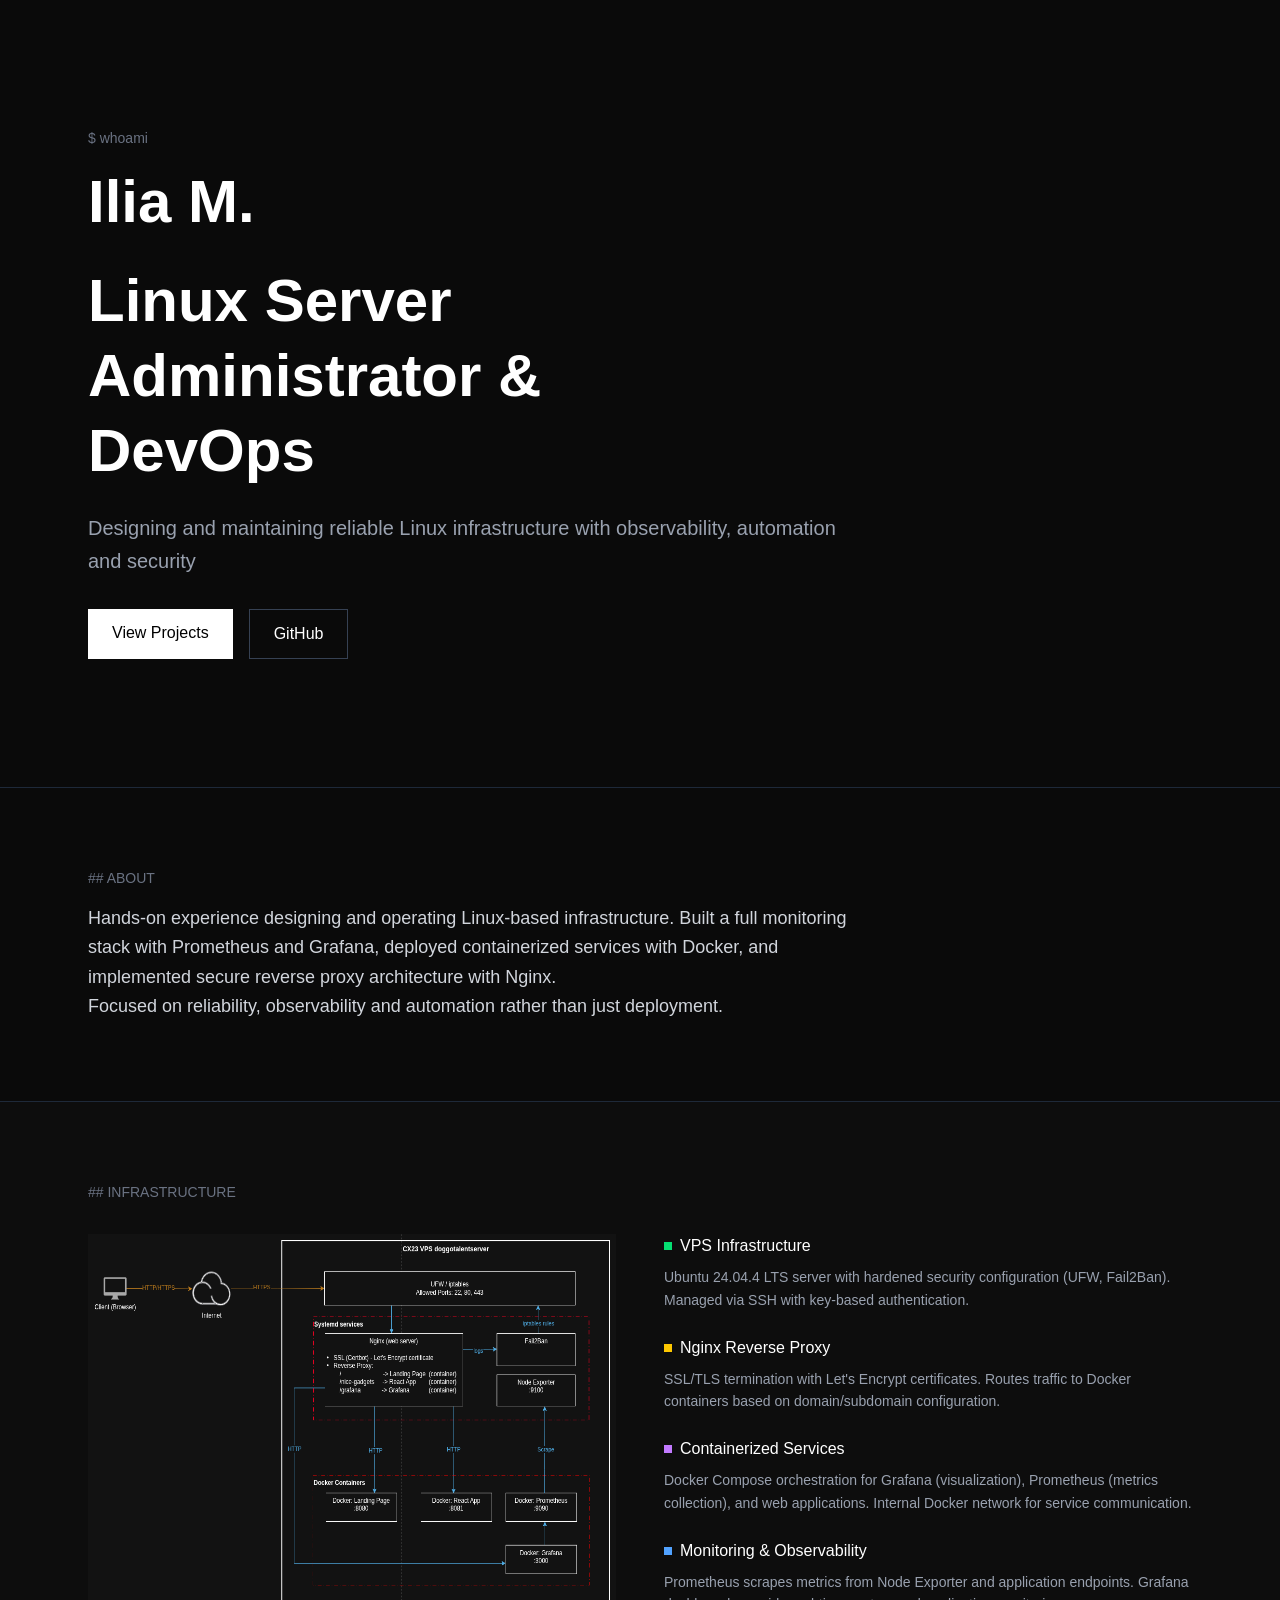
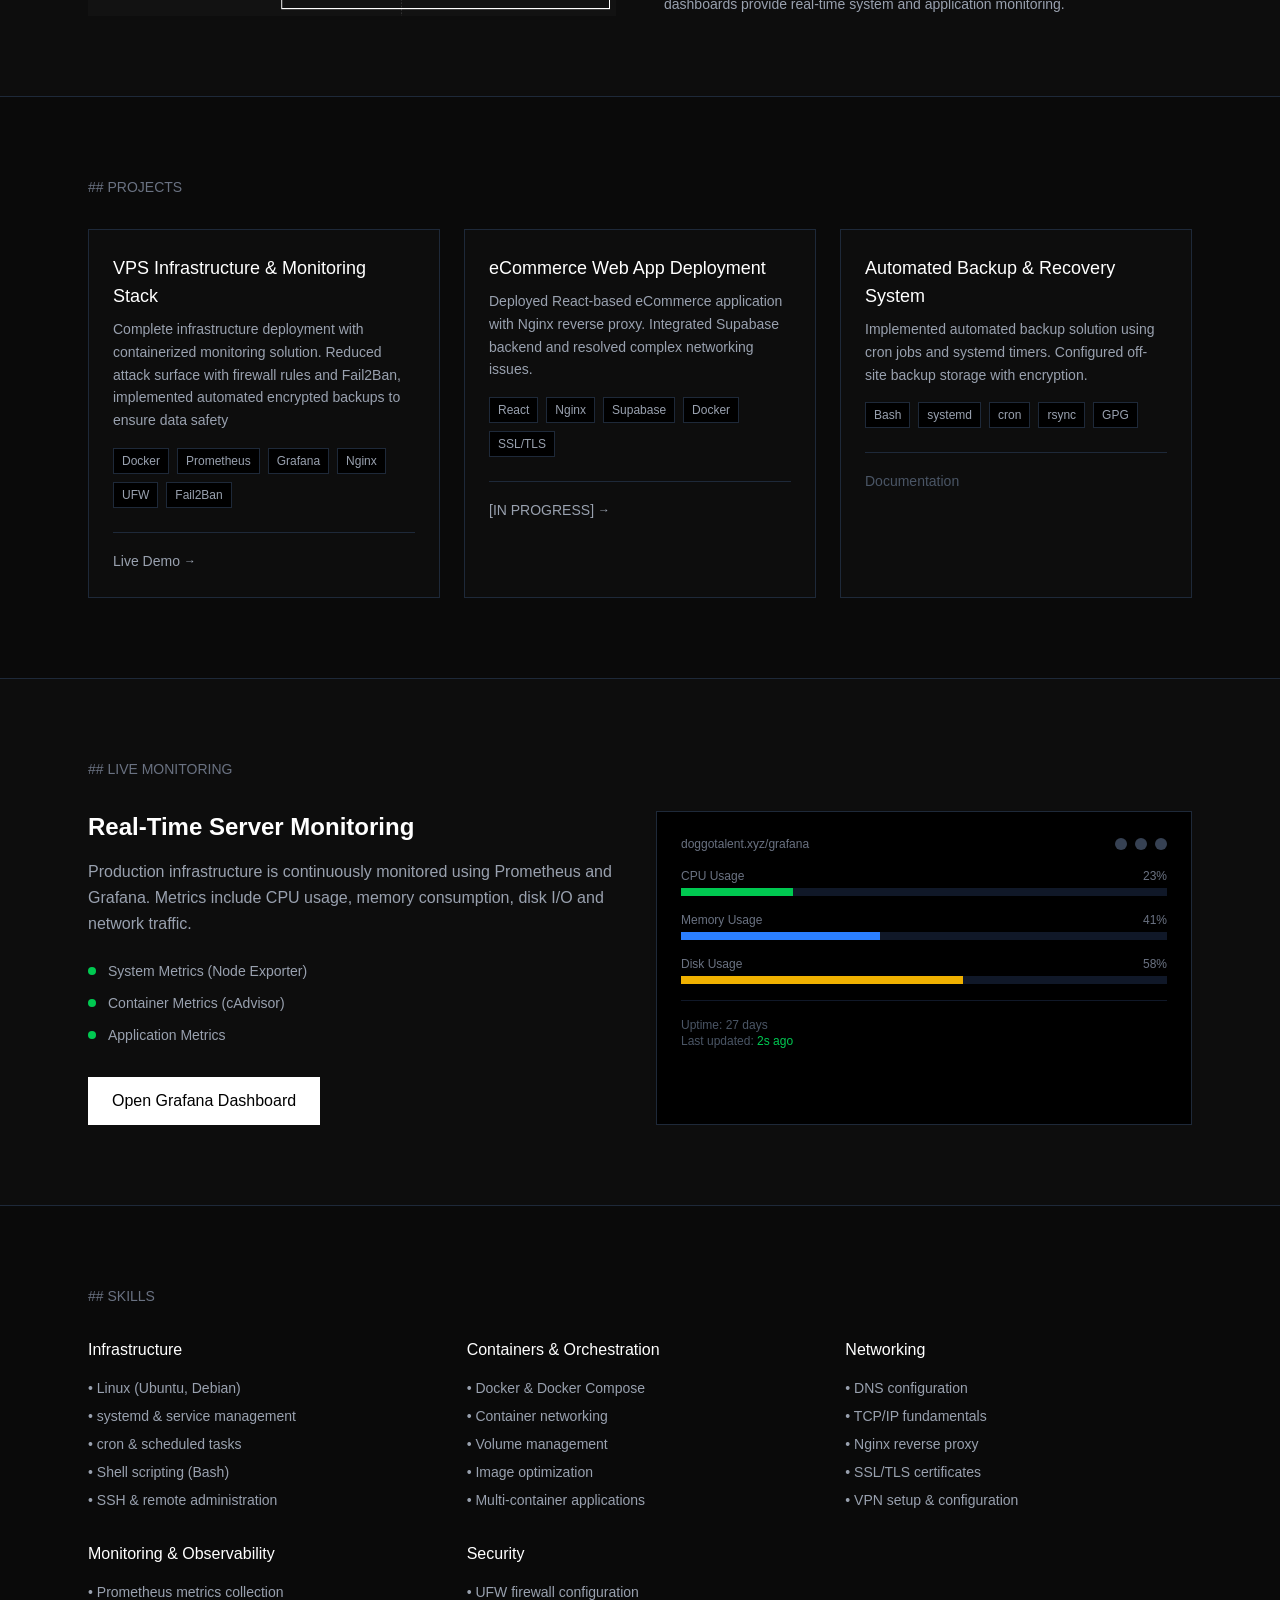
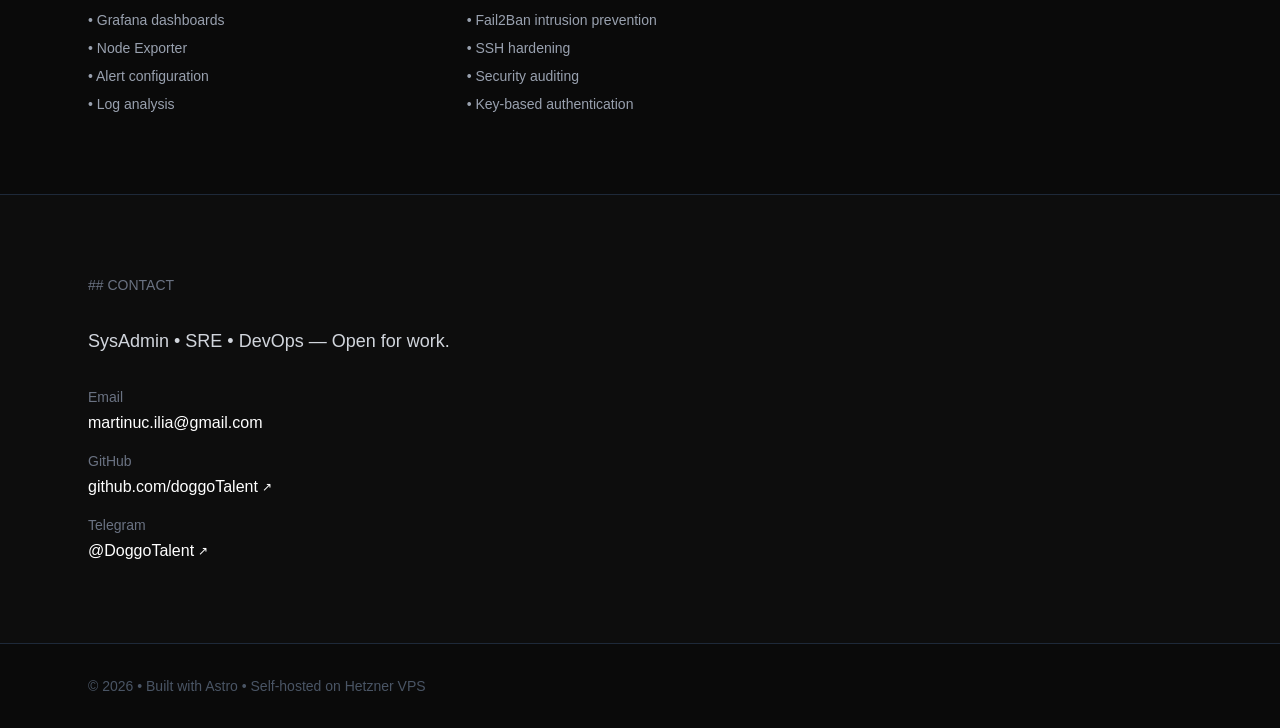
<file: index.html>
<!DOCTYPE html>

<html lang="en" class="DoggoTalent">
<head>
    <meta http-equiv="Content-Type" content="text/html; charset=UTF-8">
    <meta name="viewport" content="width=device-width">
    <title>DoggoTalent</title>
    <link rel="stylesheet" href="./doggotalent-portfolio-files/index.CDjIXLmr.css">
    
    <!-- Favicons -->
    <link rel="icon" type="image/png" href="/doggotalent-portfolio-files/favicons/favicon-96x96.png" sizes="96x96" />
    <link rel="icon" type="image/svg+xml" href="/doggotalent-portfolio-files/favicons/favicon.svg" />
    <link rel="shortcut icon" href="/doggotalent-portfolio-files/favicons/favicon.ico" />
    <link rel="apple-touch-icon" sizes="180x180" href="/doggotalent-portfolio-files/favicons/apple-touch-icon.png" />
    <meta name="apple-mobile-web-app-title" content="MyWebSite" />
    <link rel="manifest" href="/doggotalent-portfolio-files/favicons/site.webmanifest" />

</head>

<!-- Dark mode class injection point - will be replaced with `dark` class based on your site palette -->
<body class="__DARK_MODE_CLASS__">
    <div class="min-h-screen bg-[#0a0a0a] text-gray-200" data-astro-cid-j7pv25f6="">

        <!-- Hero Section -->
        <section class="border-b border-gray-800" data-astro-cid-j7pv25f6="">
            <div class="max-w-6xl mx-auto px-6 py-24 md:py-32" data-astro-cid-j7pv25f6="">
                <div class="max-w-3xl" data-astro-cid-j7pv25f6="">
                    <div class="text-sm text-gray-500 font-mono mb-4" data-astro-cid-j7pv25f6="">$ whoami</div>
                    <h2 class="text-4xl md:text-6xl font-bold text-white mb-6 leading-tight" data-astro-cid-j7pv25f6="">
                        Ilia M.
                    </h2>
                    <h1 class="text-4xl md:text-6xl font-bold text-white mb-6 leading-tight" data-astro-cid-j7pv25f6="">
                        Linux Server Administrator &<br data-astro-cid-j7pv25f6="">DevOps
                    </h1>
                    <p class="text-xl text-gray-400 mb-8 leading-relaxed" data-astro-cid-j7pv25f6="">
                        Designing and maintaining reliable Linux infrastructure with observability, automation and security
                    </p>

                    <!-- Buttons -->
                    <div class="flex flex-wrap gap-4" data-astro-cid-j7pv25f6="">
                        <a href="#projects" class="px-6 py-3 bg-white text-black font-medium hover:bg-gray-200 transition-colors" data-astro-cid-j7pv25f6="">
                            View Projects
                        </a>
                        <a href="https://github.com/doggoTalent" target="_blank" rel="noopener noreferrer" class="px-6 py-3 border border-gray-700 text-white hover:border-gray-500 transition-colors" data-astro-cid-j7pv25f6="">
                            GitHub
                        </a>
                    </div>

                </div>
            </div>
        </section>

        <!-- About Section -->
        <section class="border-b border-gray-800" data-astro-cid-j7pv25f6="">
            <div class="max-w-6xl mx-auto px-6 py-20" data-astro-cid-j7pv25f6="">
                <div class="max-w-3xl" data-astro-cid-j7pv25f6="">
                    <h2 class="text-sm font-mono text-gray-500 mb-4" data-astro-cid-j7pv25f6="">## ABOUT</h2>
                    <p class="text-lg text-gray-300 leading-relaxed" data-astro-cid-j7pv25f6="">
                        Hands-on experience designing and operating Linux-based infrastructure.
                        Built a full monitoring stack with Prometheus and Grafana, deployed containerized services with Docker,
                        and implemented secure reverse proxy architecture with Nginx.
                        <br data-astro-cid-j7pv25f6="">
                        Focused on reliability, observability and automation rather than just deployment.
                    </p>
                </div>
            </div>
        </section>

        <!-- Infrastructure Section -->
        <section id="infrastructure" class="border-b border-gray-800 bg-[#0d0d0d]" data-astro-cid-j7pv25f6="">
            <div class="max-w-6xl mx-auto px-6 py-20" data-astro-cid-j7pv25f6="">
                <h2 class="text-sm font-mono text-gray-500 mb-8" data-astro-cid-j7pv25f6="">## INFRASTRUCTURE</h2>
                <div class="grid md:grid-cols-2 gap-12" data-astro-cid-j7pv25f6="">

                    <!-- Architecture Diagram -->
                    
                    <div class="flex justify-center">
                        <img src="doggotalent-portfolio-files/scheme.png" alt="scheme.png" class="w-full max-w-md h-auto">
                    </div>

                    <!-- Architecture Description -->
                    <div class="space-y-6" data-astro-cid-j7pv25f6="">
                        <div data-astro-cid-j7pv25f6="">
                            <div class="flex items-center gap-2 mb-2" data-astro-cid-j7pv25f6="">
                                <div class="w-2 h-2 bg-green-400" data-astro-cid-j7pv25f6=""></div>
                                <h3 class="text-white font-medium" data-astro-cid-j7pv25f6="">VPS Infrastructure</h3>
                            </div>
                            <p class="text-sm text-gray-400 leading-relaxed" data-astro-cid-j7pv25f6="">
                                Ubuntu 24.04.4 LTS server with hardened security configuration (UFW, Fail2Ban).
                                Managed via SSH with key-based authentication.
                            </p>
                        </div>
                        <div data-astro-cid-j7pv25f6="">
                            <div class="flex items-center gap-2 mb-2" data-astro-cid-j7pv25f6="">
                                <div class="w-2 h-2 bg-yellow-400" data-astro-cid-j7pv25f6=""></div>
                                <h3 class="text-white font-medium" data-astro-cid-j7pv25f6="">Nginx Reverse Proxy</h3>
                            </div>
                            <p class="text-sm text-gray-400 leading-relaxed" data-astro-cid-j7pv25f6="">
                                SSL/TLS termination with Let's Encrypt certificates. Routes traffic to Docker containers
                                based on domain/subdomain configuration.
                            </p>
                        </div>
                        <div data-astro-cid-j7pv25f6="">
                            <div class="flex items-center gap-2 mb-2" data-astro-cid-j7pv25f6="">
                                <div class="w-2 h-2 bg-purple-400" data-astro-cid-j7pv25f6=""></div>
                                <h3 class="text-white font-medium" data-astro-cid-j7pv25f6="">Containerized Services</h3>
                            </div>
                            <p class="text-sm text-gray-400 leading-relaxed" data-astro-cid-j7pv25f6="">
                                Docker Compose orchestration for Grafana (visualization), Prometheus (metrics collection),
                                and web applications. Internal Docker network for service communication.
                            </p>
                        </div>
                        <div data-astro-cid-j7pv25f6="">
                            <div class="flex items-center gap-2 mb-2" data-astro-cid-j7pv25f6="">
                                <div class="w-2 h-2 bg-blue-400" data-astro-cid-j7pv25f6=""></div>
                                <h3 class="text-white font-medium" data-astro-cid-j7pv25f6="">Monitoring & Observability</h3>
                            </div>
                            <p class="text-sm text-gray-400 leading-relaxed" data-astro-cid-j7pv25f6="">
                                Prometheus scrapes metrics from Node Exporter and application endpoints.
                                Grafana dashboards provide real-time system and application monitoring.
                            </p>
                        </div>
                    </div>
                </div>
            </div>
        </section>

        <!-- Projects Section -->
        <section id="projects" class="border-b border-gray-800" data-astro-cid-j7pv25f6="">
            <div class="max-w-6xl mx-auto px-6 py-20" data-astro-cid-j7pv25f6="">
                <h2 class="text-sm font-mono text-gray-500 mb-8" data-astro-cid-j7pv25f6="">## PROJECTS</h2>
                <div class="grid md:grid-cols-2 lg:grid-cols-3 gap-6" data-astro-cid-j7pv25f6="">

                    <!-- Project 1 -->
                    <div class="bg-[#0d0d0d] border border-gray-800 p-6 hover:border-gray-700 transition-colors" data-astro-cid-j7pv25f6="">
                        <div class="mb-4" data-astro-cid-j7pv25f6="">
                            <h3 class="text-white font-medium text-lg mb-2" data-astro-cid-j7pv25f6="">VPS Infrastructure & Monitoring Stack</h3>
                            <p class="text-sm text-gray-400 leading-relaxed mb-4" data-astro-cid-j7pv25f6="">
                                Complete infrastructure deployment with containerized monitoring solution.
                                Reduced attack surface with firewall rules and Fail2Ban, implemented automated encrypted backups to ensure data safety
                            </p>
                        </div>
                        <div class="flex flex-wrap gap-2 mb-6" data-astro-cid-j7pv25f6="">
                            <span class="px-2 py-1 text-xs font-mono bg-black border border-gray-800 text-gray-400" data-astro-cid-j7pv25f6="">Docker</span>
                            <span class="px-2 py-1 text-xs font-mono bg-black border border-gray-800 text-gray-400" data-astro-cid-j7pv25f6="">Prometheus</span>
                            <span class="px-2 py-1 text-xs font-mono bg-black border border-gray-800 text-gray-400" data-astro-cid-j7pv25f6="">Grafana</span>
                            <span class="px-2 py-1 text-xs font-mono bg-black border border-gray-800 text-gray-400" data-astro-cid-j7pv25f6="">Nginx</span>
                            <span class="px-2 py-1 text-xs font-mono bg-black border border-gray-800 text-gray-400" data-astro-cid-j7pv25f6="">UFW</span>
                            <span class="px-2 py-1 text-xs font-mono bg-black border border-gray-800 text-gray-400" data-astro-cid-j7pv25f6="">Fail2Ban</span>
                        </div>
                        <div class="border-t border-gray-800 pt-4" data-astro-cid-j7pv25f6="">
                            <a href="https://doggotalent.xyz/grafana/d/rYdddlPWk/node-exporter-full?orgId=1&from=now-15m&to=now&timezone=browser&var-ds_prometheus=PBFA97CFB590B2093&var-job=node_exporter&var-nodename=52d59df26af9&var-node=node_exporter:9100&refresh=1m" target="_blank" rel="noopener noreferrer" class="text-sm text-gray-400 hover:text-white transition-colors inline-flex items-center gap-1" data-astro-cid-j7pv25f6="">
                                Live Demo <span class="text-xs" data-astro-cid-j7pv25f6="">→</span>
                            </a>
                        </div>
                    </div>

                    <!-- Project 2 -->
                    <div class="bg-[#0d0d0d] border border-gray-800 p-6 hover:border-gray-700 transition-colors" data-astro-cid-j7pv25f6="">
                        <div class="mb-4" data-astro-cid-j7pv25f6="">
                            <h3 class="text-white font-medium text-lg mb-2" data-astro-cid-j7pv25f6="">eCommerce Web App Deployment</h3>
                            <p class="text-sm text-gray-400 leading-relaxed mb-4" data-astro-cid-j7pv25f6="">
                                Deployed React-based eCommerce application with Nginx reverse proxy.
                                Integrated Supabase backend and resolved complex networking issues.
                            </p>
                        </div>
                        <div class="flex flex-wrap gap-2 mb-6" data-astro-cid-j7pv25f6="">
                            <span class="px-2 py-1 text-xs font-mono bg-black border border-gray-800 text-gray-400" data-astro-cid-j7pv25f6="">React</span>
                            <span class="px-2 py-1 text-xs font-mono bg-black border border-gray-800 text-gray-400" data-astro-cid-j7pv25f6="">Nginx</span>
                            <span class="px-2 py-1 text-xs font-mono bg-black border border-gray-800 text-gray-400" data-astro-cid-j7pv25f6="">Supabase</span>
                            <span class="px-2 py-1 text-xs font-mono bg-black border border-gray-800 text-gray-400" data-astro-cid-j7pv25f6="">Docker</span>
                            <span class="px-2 py-1 text-xs font-mono bg-black border border-gray-800 text-gray-400" data-astro-cid-j7pv25f6="">SSL/TLS</span>
                        </div>
                        <div class="border-t border-gray-800 pt-4" data-astro-cid-j7pv25f6="">
                            <a target="_blank" rel="noopener noreferrer" class="text-sm text-gray-400 hover:text-white transition-colors inline-flex items-center gap-1" data-astro-cid-j7pv25f6="">
                                [IN PROGRESS] <span class="text-xs" data-astro-cid-j7pv25f6="">→</span>
                            </a>
                        </div>
                    </div>

                    <!-- Project 3 -->
                    <div class="bg-[#0d0d0d] border border-gray-800 p-6 hover:border-gray-700 transition-colors" data-astro-cid-j7pv25f6="">
                        <div class="mb-4" data-astro-cid-j7pv25f6="">
                            <h3 class="text-white font-medium text-lg mb-2" data-astro-cid-j7pv25f6="">Automated Backup & Recovery System</h3>
                            <p class="text-sm text-gray-400 leading-relaxed mb-4" data-astro-cid-j7pv25f6="">
                                Implemented automated backup solution using cron jobs and systemd timers.
                                Configured off-site backup storage with encryption.
                            </p>
                        </div>
                        <div class="flex flex-wrap gap-2 mb-6" data-astro-cid-j7pv25f6="">
                            <span class="px-2 py-1 text-xs font-mono bg-black border border-gray-800 text-gray-400" data-astro-cid-j7pv25f6="">Bash</span>
                            <span class="px-2 py-1 text-xs font-mono bg-black border border-gray-800 text-gray-400" data-astro-cid-j7pv25f6="">systemd</span>
                            <span class="px-2 py-1 text-xs font-mono bg-black border border-gray-800 text-gray-400" data-astro-cid-j7pv25f6="">cron</span>
                            <span class="px-2 py-1 text-xs font-mono bg-black border border-gray-800 text-gray-400" data-astro-cid-j7pv25f6="">rsync</span>
                            <span class="px-2 py-1 text-xs font-mono bg-black border border-gray-800 text-gray-400" data-astro-cid-j7pv25f6="">GPG</span>
                        </div>
                        <div class="border-t border-gray-800 pt-4" data-astro-cid-j7pv25f6="">
                            <span class="text-sm text-gray-600" data-astro-cid-j7pv25f6="">Documentation</span>
                        </div>
                    </div>
                </div>
            </div>
        </section>

        <!-- Monitoring Section -->
        <section id="monitoring" class="border-b border-gray-800 bg-[#0d0d0d]" data-astro-cid-j7pv25f6="">
            <div class="max-w-6xl mx-auto px-6 py-20" data-astro-cid-j7pv25f6="">
                <h2 class="text-sm font-mono text-gray-500 mb-8" data-astro-cid-j7pv25f6="">## LIVE MONITORING</h2>
                <div class="grid md:grid-cols-2 gap-8" data-astro-cid-j7pv25f6="">
                    <div data-astro-cid-j7pv25f6="">
                        <h3 class="text-white text-2xl font-bold mb-4" data-astro-cid-j7pv25f6="">Real-Time Server Monitoring</h3>
                        <p class="text-gray-400 leading-relaxed mb-6" data-astro-cid-j7pv25f6="">
                            Production infrastructure is continuously monitored using Prometheus and Grafana.
                            Metrics include CPU usage, memory consumption, disk I/O and network traffic.
                        </p>
                        <div class="space-y-3 mb-8" data-astro-cid-j7pv25f6="">
                            <div class="flex items-center gap-3" data-astro-cid-j7pv25f6="">
                                <div class="w-2 h-2 bg-green-500 rounded-full" data-astro-cid-j7pv25f6=""></div>
                                <span class="text-sm text-gray-400" data-astro-cid-j7pv25f6="">System Metrics (Node Exporter)</span>
                            </div>
                            <div class="flex items-center gap-3" data-astro-cid-j7pv25f6="">
                                <div class="w-2 h-2 bg-green-500 rounded-full" data-astro-cid-j7pv25f6=""></div>
                                <span class="text-sm text-gray-400" data-astro-cid-j7pv25f6="">Container Metrics (cAdvisor)</span>
                            </div>
                            <div class="flex items-center gap-3" data-astro-cid-j7pv25f6="">
                                <div class="w-2 h-2 bg-green-500 rounded-full" data-astro-cid-j7pv25f6=""></div>
                                <span class="text-sm text-gray-400" data-astro-cid-j7pv25f6="">Application Metrics</span>
                            </div>
                        </div>
                        <a href="https://doggotalent.xyz/grafana/d/rYdddlPWk/node-exporter-full?orgId=1&from=now-15m&to=now&timezone=browser&var-ds_prometheus=PBFA97CFB590B2093&var-job=node_exporter&var-nodename=52d59df26af9&var-node=node_exporter:9100&refresh=1m" target="_blank" rel="noopener noreferrer" class="inline-block px-6 py-3 bg-white text-black font-medium hover:bg-gray-200 transition-colors" data-astro-cid-j7pv25f6="">
                            Open Grafana Dashboard
                        </a>
                    </div>

                    <!-- Monitoring Preview -->
                    <div class="bg-black border border-gray-800 p-6" data-astro-cid-j7pv25f6="">
                        <div class="flex items-center justify-between mb-4" data-astro-cid-j7pv25f6="">
                            <span class="text-xs font-mono text-gray-500" data-astro-cid-j7pv25f6="">doggotalent.xyz/grafana</span>
                            <div class="flex gap-2" data-astro-cid-j7pv25f6="">
                                <div class="w-3 h-3 rounded-full bg-gray-700" data-astro-cid-j7pv25f6=""></div>
                                <div class="w-3 h-3 rounded-full bg-gray-700" data-astro-cid-j7pv25f6=""></div>
                                <div class="w-3 h-3 rounded-full bg-gray-700" data-astro-cid-j7pv25f6=""></div>
                            </div>
                        </div>
                        <div class="space-y-4" data-astro-cid-j7pv25f6="">
                            <!-- Mock dashboard metrics -->
                            <div data-astro-cid-j7pv25f6="">
                                <div class="flex justify-between text-xs text-gray-500 mb-1" data-astro-cid-j7pv25f6="">
                                    <span data-astro-cid-j7pv25f6="">CPU Usage</span>
                                    <span data-astro-cid-j7pv25f6="">23%</span>
                                </div>
                                <div class="w-full bg-gray-900 h-2" data-astro-cid-j7pv25f6="">
                                    <div class="bg-green-500 h-2" style="width: 23%" data-astro-cid-j7pv25f6=""></div>
                                </div>
                            </div>
                            <div data-astro-cid-j7pv25f6="">
                                <div class="flex justify-between text-xs text-gray-500 mb-1" data-astro-cid-j7pv25f6="">
                                    <span data-astro-cid-j7pv25f6="">Memory Usage</span>
                                    <span data-astro-cid-j7pv25f6="">41%</span>
                                </div>
                                <div class="w-full bg-gray-900 h-2" data-astro-cid-j7pv25f6="">
                                    <div class="bg-blue-500 h-2" style="width: 41%" data-astro-cid-j7pv25f6=""></div>
                                </div>
                            </div>
                            <div data-astro-cid-j7pv25f6="">
                                <div class="flex justify-between text-xs text-gray-500 mb-1" data-astro-cid-j7pv25f6="">
                                    <span data-astro-cid-j7pv25f6="">Disk Usage</span>
                                    <span data-astro-cid-j7pv25f6="">58%</span>
                                </div>
                                <div class="w-full bg-gray-900 h-2" data-astro-cid-j7pv25f6="">
                                    <div class="bg-yellow-500 h-2" style="width: 58%" data-astro-cid-j7pv25f6=""></div>
                                </div>
                            </div>
                            <div class="pt-4 border-t border-gray-900" data-astro-cid-j7pv25f6="">
                                <div class="text-xs text-gray-600 font-mono" data-astro-cid-j7pv25f6="">
                                    Uptime: 27 days<br data-astro-cid-j7pv25f6="">
                                    Last updated: <span class="text-green-500" data-astro-cid-j7pv25f6="">2s ago</span>
                                </div>
                            </div>
                        </div>
                    </div>
                </div>
            </div>
        </section>

        <!-- Skills Section -->
        <section id="skills" class="border-b border-gray-800" data-astro-cid-j7pv25f6="">
            <div class="max-w-6xl mx-auto px-6 py-20" data-astro-cid-j7pv25f6="">
                <h2 class="text-sm font-mono text-gray-500 mb-8" data-astro-cid-j7pv25f6="">## SKILLS</h2>
                <div class="grid md:grid-cols-2 lg:grid-cols-3 gap-8" data-astro-cid-j7pv25f6="">
                    <div data-astro-cid-j7pv25f6="">
                        <h3 class="text-white font-medium mb-4" data-astro-cid-j7pv25f6="">Infrastructure</h3>
                        <ul class="space-y-2 text-sm text-gray-400" data-astro-cid-j7pv25f6="">
                            <li data-astro-cid-j7pv25f6="">• Linux (Ubuntu, Debian)</li>
                            <li data-astro-cid-j7pv25f6="">• systemd & service management</li>
                            <li data-astro-cid-j7pv25f6="">• cron & scheduled tasks</li>
                            <li data-astro-cid-j7pv25f6="">• Shell scripting (Bash)</li>
                            <li data-astro-cid-j7pv25f6="">• SSH & remote administration</li>
                        </ul>
                    </div>
                    <div data-astro-cid-j7pv25f6="">
                        <h3 class="text-white font-medium mb-4" data-astro-cid-j7pv25f6="">Containers & Orchestration</h3>
                        <ul class="space-y-2 text-sm text-gray-400" data-astro-cid-j7pv25f6="">
                            <li data-astro-cid-j7pv25f6="">• Docker & Docker Compose</li>
                            <li data-astro-cid-j7pv25f6="">• Container networking</li>
                            <li data-astro-cid-j7pv25f6="">• Volume management</li>
                            <li data-astro-cid-j7pv25f6="">• Image optimization</li>
                            <li data-astro-cid-j7pv25f6="">• Multi-container applications</li>
                        </ul>
                    </div>
                    <div data-astro-cid-j7pv25f6="">
                        <h3 class="text-white font-medium mb-4" data-astro-cid-j7pv25f6="">Networking</h3>
                        <ul class="space-y-2 text-sm text-gray-400" data-astro-cid-j7pv25f6="">
                            <li data-astro-cid-j7pv25f6="">• DNS configuration</li>
                            <li data-astro-cid-j7pv25f6="">• TCP/IP fundamentals</li>
                            <li data-astro-cid-j7pv25f6="">• Nginx reverse proxy</li>
                            <li data-astro-cid-j7pv25f6="">• SSL/TLS certificates</li>
                            <li data-astro-cid-j7pv25f6="">• VPN setup & configuration</li>
                        </ul>
                    </div>
                    <div data-astro-cid-j7pv25f6="">
                        <h3 class="text-white font-medium mb-4" data-astro-cid-j7pv25f6="">Monitoring & Observability</h3>
                        <ul class="space-y-2 text-sm text-gray-400" data-astro-cid-j7pv25f6="">
                            <li data-astro-cid-j7pv25f6="">• Prometheus metrics collection</li>
                            <li data-astro-cid-j7pv25f6="">• Grafana dashboards</li>
                            <li data-astro-cid-j7pv25f6="">• Node Exporter</li>
                            <li data-astro-cid-j7pv25f6="">• Alert configuration</li>
                            <li data-astro-cid-j7pv25f6="">• Log analysis</li>
                        </ul>
                    </div>
                    <div data-astro-cid-j7pv25f6="">
                        <h3 class="text-white font-medium mb-4" data-astro-cid-j7pv25f6="">Security</h3>
                        <ul class="space-y-2 text-sm text-gray-400" data-astro-cid-j7pv25f6="">
                            <li data-astro-cid-j7pv25f6="">• UFW firewall configuration</li>
                            <li data-astro-cid-j7pv25f6="">• Fail2Ban intrusion prevention</li>
                            <li data-astro-cid-j7pv25f6="">• SSH hardening</li>
                            <li data-astro-cid-j7pv25f6="">• Security auditing</li>
                            <li data-astro-cid-j7pv25f6="">• Key-based authentication</li>
                        </ul>
                    </div>
                </div>
            </div>
        </section>

        <!-- Contact Section -->
        <section id="contact" class="bg-[#0d0d0d]">
            <div class="max-w-6xl mx-auto px-6 py-20">
                <h2 class="text-sm font-mono text-gray-500 mb-8">## CONTACT</h2>
                <div class="max-w-2xl">
                    <p class="text-lg text-gray-300 mb-8">
                        SysAdmin • SRE • DevOps — Open for work.
                    </p>
                    <div class="space-y-4">
                        <div>
                            <div class="text-sm text-gray-500 mb-1">Email</div>
                            <a href="mailto:martinuc.ilia@gmail.com" class="text-white hover:text-gray-300 transition-colors">
                                martinuc.ilia@gmail.com
                            </a>
                        </div>
                        <div>
                            <div class="text-sm text-gray-500 mb-1">GitHub</div>
                            <a href="https://github.com/doggoTalent" target="_blank" rel="noopener noreferrer" class="text-white hover:text-gray-300 transition-colors inline-flex items-center gap-1">
                                github.com/doggoTalent <span class="text-xs">↗</span>
                            </a>
                        </div>
                        <div>
                            <div class="text-sm text-gray-500 mb-1">Telegram</div>
                            <a href="https://t.me/doggoTalent" target="_blank" rel="noopener noreferrer" class="text-white hover:text-gray-300 transition-colors inline-flex items-center gap-1">
                                @DoggoTalent <span class="text-xs">↗</span>
                            </a>
                        </div>
                    </div>
                </div>
            </div>
        </section>

        <!-- Footer -->
        <footer class="border-t border-gray-800">
            <div class="max-w-6xl mx-auto px-6 py-8">
                <div class="text-sm text-gray-600 font-mono">
                    © 2026 • Built with Astro • Self-hosted on Hetzner VPS
                </div>
            </div>
        </footer>
    </div>
</html>
</file>
<file: doggotalent-portfolio-files/index.CDjIXLmr.css>
@import"https://fonts.googleapis.com/css?family=Bitter:400,700,400italic|Changa+One:400,400italic|Droid+Sans:400,700|Droid+Serif:400,700,400italic,700italic|Exo:100,200,300,400,500,600,700,800,900,100italic,200italic,300italic,400italic,500italic,600italic,700italic,800italic,900italic|Great+Vibes:400|Inconsolata:400,700|Lato:100,300,400,700,900,100italic,300italic,400italic,700italic,900italic|Merriweather:300,400,700,900,300italic,400italic,700italic,900italic|Montserrat:100,200,300,400,500,600,700,800,900,100italic,200italic,300italic,400italic,500italic,600italic,700italic,800italic,900italic|Open+Sans:300,400,600,700,800,300italic,400italic,600italic,700italic,800italic|Oswald:200,300,400,500,600,700|PT+Sans:400,700,400italic,700italic|PT+Serif:400,700,400italic,700italic|Ubuntu:300,400,500,700,300italic,400italic,500italic,700italic|Varela:400|Varela+Round:400|Vollkorn:400,700,400italic,700italic|Inter:300,400,500,600,700&display=swap";@import"https://fonts.googleapis.com/css?family=Inter:300,400,500,600,700&subset=latin";@layer normalize{@scope (.wf-devlink-51ed8b9caeec690c82a9efa9b4913c14){/*! normalize.css v3.0.3 | MIT License | github.com/necolas/normalize.css */html{font-family:sans-serif;-ms-text-size-adjust:100%;-webkit-text-size-adjust:100%}body{margin:0}article,aside,details,figcaption,figure,footer,header,hgroup,main,menu,nav,section,summary{display:block}audio,canvas,progress,video{display:inline-block;vertical-align:baseline}audio:not([controls]){display:none;height:0}[hidden],template{display:none}a{background-color:transparent}a:active,a:hover{outline:0}abbr[title]{border-bottom:1px dotted}b,strong{font-weight:700}dfn{font-style:italic}h1{font-size:2em;margin:.67em 0}mark{background:#ff0;color:#000}small{font-size:80%}sub,sup{font-size:75%;line-height:0;position:relative;vertical-align:baseline}sup{top:-.5em}sub{bottom:-.25em}img{border:0}svg:not(:root){overflow:hidden}figure{margin:1em 40px}hr{box-sizing:content-box;height:0}pre{overflow:auto}code,kbd,pre,samp{font-family:monospace,monospace;font-size:1em}button,input,optgroup,select,textarea{color:inherit;font:inherit;margin:0}button{overflow:visible}button,select{text-transform:none}button,html input[type=button],input[type=reset]{-webkit-appearance:button;cursor:pointer}button[disabled],html input[disabled]{cursor:default}button::-moz-focus-inner,input::-moz-focus-inner{border:0;padding:0}input{line-height:normal}input[type=checkbox],input[type=radio]{box-sizing:border-box;padding:0}input[type=number]::-webkit-inner-spin-button,input[type=number]::-webkit-outer-spin-button{height:auto}input[type=search]{-webkit-appearance:none}input[type=search]::-webkit-search-cancel-button,input[type=search]::-webkit-search-decoration{-webkit-appearance:none}fieldset{border:1px solid #c0c0c0;margin:0 2px;padding:.35em .625em .75em}legend{border:0;padding:0}textarea{overflow:auto}optgroup{font-weight:700}table{border-collapse:collapse;border-spacing:0}td,th{padding:0}}}@layer defaults{@scope (.wf-devlink-51ed8b9caeec690c82a9efa9b4913c14){@font-face{font-family:webflow-icons;src:url([data-uri])format("truetype");font-weight:400;font-style:normal}[class^=w-icon-],[class*=" w-icon-"]{font-family:webflow-icons!important;speak:none;font-style:normal;font-weight:400;font-variant:normal;text-transform:none;line-height:1;-webkit-font-smoothing:antialiased;-moz-osx-font-smoothing:grayscale}.w-icon-slider-right:before{content:""}.w-icon-slider-left:before{content:""}.w-icon-nav-menu:before{content:""}.w-icon-arrow-down:before,.w-icon-dropdown-toggle:before{content:""}.w-icon-file-upload-remove:before{content:""}.w-icon-file-upload-icon:before{content:""}*{-webkit-box-sizing:border-box;-moz-box-sizing:border-box;box-sizing:border-box}html{height:100%}body{margin:0;min-height:100%;background-color:#fff;font-family:Arial,sans-serif;font-size:14px;line-height:20px;color:#333}img{max-width:100%;vertical-align:middle;display:inline-block}html.w-mod-touch *{background-attachment:scroll!important}.w-block{display:block}.w-inline-block{max-width:100%;display:inline-block}.w-clearfix:before,.w-clearfix:after{content:" ";display:table;grid-column-start:1;grid-row-start:1;grid-column-end:2;grid-row-end:2}.w-clearfix:after{clear:both}.w-hidden{display:none}.w-button{display:inline-block;padding:9px 15px;background-color:#3898ec;color:#fff;border:0;line-height:inherit;text-decoration:none;cursor:pointer;border-radius:0}input.w-button{-webkit-appearance:button}html[data-w-dynpage] [data-w-cloak]{color:transparent!important}.w-code-block{margin:unset}pre.w-code-block code{all:inherit}pre.w-code-block code>span{display:block!important}.w-optimization{display:contents}.w-webflow-badge,.w-webflow-badge>img{box-sizing:unset;width:unset;height:unset;max-height:unset;max-width:unset;min-height:unset;min-width:unset;margin:unset;padding:unset;float:unset;clear:unset;border:unset;border-radius:unset;background:unset;background-image:unset;background-position:unset;background-size:unset;background-repeat:unset;background-origin:unset;background-clip:unset;background-attachment:unset;background-color:unset;box-shadow:unset;transform:unset;transition:unset;direction:unset;font-family:unset;font-weight:unset;color:unset;font-size:unset;line-height:unset;font-style:unset;font-variant:unset;text-align:unset;letter-spacing:unset;text-decoration:unset;text-indent:unset;text-transform:unset;list-style-type:unset;text-shadow:unset;vertical-align:unset;cursor:unset;white-space:unset;word-break:unset;word-spacing:unset;word-wrap:unset}.w-webflow-badge{position:fixed!important;display:inline-block!important;visibility:visible!important;opacity:1!important;z-index:2147483647!important;inset:auto 12px 12px auto!important;color:#aaadb0!important;background-color:#fff!important;border-radius:3px!important;padding:6px!important;font-size:12px!important;line-height:14px!important;text-decoration:none!important;transform:none!important;margin:0!important;width:auto!important;height:auto!important;overflow:unset!important;white-space:nowrap;box-shadow:0 0 0 1px #0000001a,0 1px 3px #0000001a;cursor:pointer}.w-webflow-badge>img{position:unset;display:inline-block!important;visibility:unset!important;opacity:1!important;vertical-align:middle!important}h1,h2,h3,h4,h5,h6{font-weight:700;margin-bottom:10px}h1{font-size:38px;line-height:44px;margin-top:20px}h2{font-size:32px;line-height:36px;margin-top:20px}h3{font-size:24px;line-height:30px;margin-top:20px}h4{font-size:18px;line-height:24px;margin-top:10px}h5{font-size:14px;line-height:20px;margin-top:10px}h6{font-size:12px;line-height:18px;margin-top:10px}p{margin-top:0;margin-bottom:10px}blockquote{margin:0 0 10px;padding:10px 20px;border-left:5px solid #E2E2E2;font-size:18px;line-height:22px}figure{margin:0 0 10px}figcaption{margin-top:5px;text-align:center}ul,ol{margin-top:0;margin-bottom:10px;padding-left:40px}.w-list-unstyled{padding-left:0;list-style:none}.w-embed:before,.w-embed:after{content:" ";display:table;grid-column-start:1;grid-row-start:1;grid-column-end:2;grid-row-end:2}.w-embed:after{clear:both}.w-video{width:100%;position:relative;padding:0}.w-video iframe,.w-video object,.w-video embed{position:absolute;top:0;left:0;width:100%;height:100%;border:none}fieldset{padding:0;margin:0;border:0}button,[type=button],[type=reset]{border:0;cursor:pointer;-webkit-appearance:button}.w-form{margin:0 0 15px}.w-form-done{display:none;padding:20px;text-align:center;background-color:#ddd}.w-form-fail{display:none;margin-top:10px;padding:10px;background-color:#ffdede}label{display:block;margin-bottom:5px;font-weight:700}.w-input,.w-select{display:block;width:100%;height:38px;padding:8px 12px;margin-bottom:10px;font-size:14px;line-height:1.42857143;color:#333;vertical-align:middle;background-color:#fff;border:1px solid #cccccc}.w-input::placeholder,.w-select::placeholder{color:#999}.w-input:focus,.w-select:focus{border-color:#3898ec;outline:0}.w-input[disabled],.w-select[disabled],.w-input[readonly],.w-select[readonly],fieldset[disabled] .w-input,fieldset[disabled] .w-select{cursor:not-allowed}.w-input[disabled]:not(.w-input-disabled),.w-select[disabled]:not(.w-input-disabled),.w-input[readonly],.w-select[readonly],fieldset[disabled]:not(.w-input-disabled) .w-input,fieldset[disabled]:not(.w-input-disabled) .w-select{background-color:#eee}textarea.w-input,textarea.w-select{height:auto}.w-select{background-color:#f3f3f3}.w-select[multiple]{height:auto}.w-form-label{display:inline-block;cursor:pointer;font-weight:400;margin-bottom:0}.w-radio{display:block;margin-bottom:5px;padding-left:20px}.w-radio:before,.w-radio:after{content:" ";display:table;grid-column-start:1;grid-row-start:1;grid-column-end:2;grid-row-end:2}.w-radio:after{clear:both}.w-radio-input{line-height:normal;float:left;margin:4px 0 0 -20px}.w-radio-input{margin-top:3px}.w-file-upload{display:block;margin-bottom:10px}.w-file-upload-input{width:.1px;height:.1px;opacity:0;overflow:hidden;position:absolute;z-index:-100}.w-file-upload-default,.w-file-upload-uploading,.w-file-upload-success{display:inline-block;color:#333}.w-file-upload-error{display:block;margin-top:10px}.w-file-upload-default.w-hidden,.w-file-upload-uploading.w-hidden,.w-file-upload-error.w-hidden,.w-file-upload-success.w-hidden{display:none}.w-file-upload-uploading-btn{display:flex;font-size:14px;font-weight:400;cursor:pointer;margin:0;padding:8px 12px;border:1px solid #cccccc;background-color:#fafafa}.w-file-upload-file{display:flex;flex-grow:1;justify-content:space-between;margin:0;padding:8px 9px 8px 11px;border:1px solid #cccccc;background-color:#fafafa}.w-file-upload-file-name{font-size:14px;font-weight:400;display:block}.w-file-remove-link{margin-top:3px;margin-left:10px;width:auto;height:auto;padding:3px;display:block;cursor:pointer}.w-icon-file-upload-remove{margin:auto;font-size:10px}.w-file-upload-error-msg{display:inline-block;color:#ea384c;padding:2px 0}.w-file-upload-info{display:inline-block;line-height:38px;padding:0 12px}.w-file-upload-label{display:inline-block;font-size:14px;font-weight:400;cursor:pointer;margin:0;padding:8px 12px;border:1px solid #cccccc;background-color:#fafafa}.w-icon-file-upload-icon,.w-icon-file-upload-uploading{display:inline-block;margin-right:8px;width:20px}.w-icon-file-upload-uploading{height:20px}.w-container{margin-left:auto;margin-right:auto;max-width:940px}.w-container:before,.w-container:after{content:" ";display:table;grid-column-start:1;grid-row-start:1;grid-column-end:2;grid-row-end:2}.w-container:after{clear:both}.w-container .w-row{margin-left:-10px;margin-right:-10px}.w-row:before,.w-row:after{content:" ";display:table;grid-column-start:1;grid-row-start:1;grid-column-end:2;grid-row-end:2}.w-row:after{clear:both}.w-row .w-row{margin-left:0;margin-right:0}.w-col{position:relative;float:left;width:100%;min-height:1px;padding-left:10px;padding-right:10px}.w-col .w-col{padding-left:0;padding-right:0}.w-col-1{width:8.33333333%}.w-col-2{width:16.66666667%}.w-col-3{width:25%}.w-col-4{width:33.33333333%}.w-col-5{width:41.66666667%}.w-col-6{width:50%}.w-col-7{width:58.33333333%}.w-col-8{width:66.66666667%}.w-col-9{width:75%}.w-col-10{width:83.33333333%}.w-col-11{width:91.66666667%}.w-col-12{width:100%}.w-hidden-main{display:none!important}@media screen and (max-width:991px){.w-container{max-width:728px}.w-hidden-main{display:inherit!important}.w-hidden-medium{display:none!important}.w-col-medium-1{width:8.33333333%}.w-col-medium-2{width:16.66666667%}.w-col-medium-3{width:25%}.w-col-medium-4{width:33.33333333%}.w-col-medium-5{width:41.66666667%}.w-col-medium-6{width:50%}.w-col-medium-7{width:58.33333333%}.w-col-medium-8{width:66.66666667%}.w-col-medium-9{width:75%}.w-col-medium-10{width:83.33333333%}.w-col-medium-11{width:91.66666667%}.w-col-medium-12{width:100%}.w-col-stack{width:100%;left:auto;right:auto}}@media screen and (max-width:767px){.w-hidden-main,.w-hidden-medium{display:inherit!important}.w-hidden-small{display:none!important}.w-row,.w-container .w-row{margin-left:0;margin-right:0}.w-col{width:100%;left:auto;right:auto}.w-col-small-1{width:8.33333333%}.w-col-small-2{width:16.66666667%}.w-col-small-3{width:25%}.w-col-small-4{width:33.33333333%}.w-col-small-5{width:41.66666667%}.w-col-small-6{width:50%}.w-col-small-7{width:58.33333333%}.w-col-small-8{width:66.66666667%}.w-col-small-9{width:75%}.w-col-small-10{width:83.33333333%}.w-col-small-11{width:91.66666667%}.w-col-small-12{width:100%}}@media screen and (max-width:479px){.w-container{max-width:none}.w-hidden-main,.w-hidden-medium,.w-hidden-small{display:inherit!important}.w-hidden-tiny{display:none!important}.w-col{width:100%}.w-col-tiny-1{width:8.33333333%}.w-col-tiny-2{width:16.66666667%}.w-col-tiny-3{width:25%}.w-col-tiny-4{width:33.33333333%}.w-col-tiny-5{width:41.66666667%}.w-col-tiny-6{width:50%}.w-col-tiny-7{width:58.33333333%}.w-col-tiny-8{width:66.66666667%}.w-col-tiny-9{width:75%}.w-col-tiny-10{width:83.33333333%}.w-col-tiny-11{width:91.66666667%}.w-col-tiny-12{width:100%}}.w-widget{position:relative}.w-widget-map{width:100%;height:400px}.w-widget-map label{width:auto;display:inline}.w-widget-map img{max-width:inherit}.w-widget-map .gm-style-iw{text-align:center}.w-widget-map .gm-style-iw>button{display:none!important}.w-widget-twitter{overflow:hidden}.w-widget-twitter-count-shim{display:inline-block;vertical-align:top;position:relative;width:28px;height:20px;text-align:center;background:#fff;border:#758696 solid 1px;border-radius:3px}.w-widget-twitter-count-shim *{pointer-events:none;user-select:none}.w-widget-twitter-count-shim .w-widget-twitter-count-inner{position:relative;font-size:15px;line-height:12px;text-align:center;color:#999;font-family:serif}.w-widget-twitter-count-shim .w-widget-twitter-count-clear{position:relative;display:block}.w-widget-twitter-count-shim.w--large{width:36px;height:28px}.w-widget-twitter-count-shim.w--large .w-widget-twitter-count-inner{font-size:18px;line-height:18px}.w-widget-twitter-count-shim:not(.w--vertical){margin-left:5px;margin-right:8px}.w-widget-twitter-count-shim:not(.w--vertical).w--large{margin-left:6px}.w-widget-twitter-count-shim:not(.w--vertical):before,.w-widget-twitter-count-shim:not(.w--vertical):after{top:50%;left:0;border:solid transparent;content:" ";height:0;width:0;position:absolute;pointer-events:none}.w-widget-twitter-count-shim:not(.w--vertical):before{border-color:#75869600;border-right-color:#5d6c7b;border-width:4px;margin-left:-9px;margin-top:-4px}.w-widget-twitter-count-shim:not(.w--vertical).w--large:before{border-width:5px;margin-left:-10px;margin-top:-5px}.w-widget-twitter-count-shim:not(.w--vertical):after{border-color:#fff0;border-right-color:#fff;border-width:4px;margin-left:-8px;margin-top:-4px}.w-widget-twitter-count-shim:not(.w--vertical).w--large:after{border-width:5px;margin-left:-9px;margin-top:-5px}.w-widget-twitter-count-shim.w--vertical{width:61px;height:33px;margin-bottom:8px}.w-widget-twitter-count-shim.w--vertical:before,.w-widget-twitter-count-shim.w--vertical:after{top:100%;left:50%;border:solid transparent;content:" ";height:0;width:0;position:absolute;pointer-events:none}.w-widget-twitter-count-shim.w--vertical:before{border-color:#75869600;border-top-color:#5d6c7b;border-width:5px;margin-left:-5px}.w-widget-twitter-count-shim.w--vertical:after{border-color:#fff0;border-top-color:#fff;border-width:4px;margin-left:-4px}.w-widget-twitter-count-shim.w--vertical .w-widget-twitter-count-inner{font-size:18px;line-height:22px}.w-widget-twitter-count-shim.w--vertical.w--large{width:76px}.w-background-video{position:relative;overflow:hidden;height:500px;color:#fff}.w-background-video>video{background-size:cover;background-position:50% 50%;position:absolute;margin:auto;width:100%;height:100%;inset:-100%;object-fit:cover;z-index:-100}.w-background-video>video::-webkit-media-controls-start-playback-button{display:none!important;-webkit-appearance:none}.w-background-video--control{position:absolute;bottom:1em;right:1em;background-color:transparent;padding:0}.w-background-video--control>[hidden]{display:none!important}.w-slider{position:relative;height:300px;text-align:center;background:#ddd;clear:both;-webkit-tap-highlight-color:rgba(0,0,0,0);tap-highlight-color:rgba(0,0,0,0)}.w-slider-mask{position:relative;display:block;overflow:hidden;z-index:1;left:0;right:0;height:100%;white-space:nowrap}.w-slide{position:relative;display:inline-block;vertical-align:top;width:100%;height:100%;white-space:normal;text-align:left}.w-slider-nav{position:absolute;z-index:2;inset:auto 0 0;margin:auto;padding-top:10px;height:40px;text-align:center;-webkit-tap-highlight-color:rgba(0,0,0,0);tap-highlight-color:rgba(0,0,0,0)}.w-slider-nav.w-round>div{border-radius:100%}.w-slider-nav.w-num>div{width:auto;height:auto;padding:.2em .5em;font-size:inherit;line-height:inherit}.w-slider-nav.w-shadow>div{box-shadow:0 0 3px #3336}.w-slider-nav-invert{color:#fff}.w-slider-nav-invert>div{background-color:#2226}.w-slider-nav-invert>div.w-active{background-color:#222}.w-slider-dot{position:relative;display:inline-block;width:1em;height:1em;background-color:#fff6;cursor:pointer;margin:0 3px .5em;transition:background-color .1s,color .1s}.w-slider-dot.w-active{background-color:#fff}.w-slider-dot:focus{outline:none;box-shadow:0 0 0 2px #fff}.w-slider-dot:focus.w-active{box-shadow:none}.w-slider-arrow-left,.w-slider-arrow-right{position:absolute;width:80px;inset:0;margin:auto;cursor:pointer;overflow:hidden;color:#fff;font-size:40px;-webkit-tap-highlight-color:rgba(0,0,0,0);tap-highlight-color:rgba(0,0,0,0);user-select:none}.w-slider-arrow-left [class^=w-icon-],.w-slider-arrow-right [class^=w-icon-],.w-slider-arrow-left [class*=" w-icon-"],.w-slider-arrow-right [class*=" w-icon-"]{position:absolute}.w-slider-arrow-left:focus,.w-slider-arrow-right:focus{outline:0}.w-slider-arrow-left{z-index:3;right:auto}.w-slider-arrow-right{z-index:4;left:auto}.w-icon-slider-left,.w-icon-slider-right{inset:0;margin:auto;width:1em;height:1em}.w-slider-aria-label{border:0;clip:rect(0 0 0 0);height:1px;margin:-1px;overflow:hidden;padding:0;position:absolute;width:1px}.w-slider-force-show{display:block!important}.w-dropdown{display:inline-block;position:relative;text-align:left;margin-left:auto;margin-right:auto;z-index:900}.w-dropdown-btn,.w-dropdown-toggle,.w-dropdown-link{position:relative;vertical-align:top;text-decoration:none;color:#222;padding:20px;text-align:left;margin-left:auto;margin-right:auto;white-space:nowrap}.w-dropdown-toggle{user-select:none;display:inline-block;cursor:pointer;padding-right:40px}.w-dropdown-toggle:focus{outline:0}.w-icon-dropdown-toggle{position:absolute;top:0;right:0;bottom:0;margin:auto 20px auto auto;width:1em;height:1em}.w-dropdown-list{position:absolute;background:#ddd;display:none;min-width:100%}.w-dropdown-list.w--open{display:block}.w-dropdown-link{padding:10px 20px;display:block;color:#222}.w-dropdown-link.w--current{color:#0082f3}.w-dropdown-link:focus{outline:0}@media screen and (max-width:767px){.w-nav-brand{padding-left:10px}}.w-lightbox-backdrop{cursor:auto;font-style:normal;letter-spacing:normal;list-style:disc;text-indent:0;text-shadow:none;text-transform:none;visibility:visible;white-space:normal;word-break:normal;word-spacing:normal;word-wrap:normal;position:fixed;inset:0;color:#fff;font-family:Helvetica Neue,Helvetica,Ubuntu,Segoe UI,Verdana,sans-serif;font-size:17px;line-height:1.2;font-weight:300;text-align:center;background:#000000e6;z-index:2000;outline:0;opacity:0;-webkit-user-select:none;-moz-user-select:none;-webkit-tap-highlight-color:transparent;-webkit-transform:translate(0,0)}.w-lightbox-backdrop,.w-lightbox-container{height:100%;overflow:auto;-webkit-overflow-scrolling:touch}.w-lightbox-content{position:relative;height:100vh;overflow:hidden}.w-lightbox-view{position:absolute;width:100vw;height:100vh;opacity:0}.w-lightbox-view:before{content:"";height:100vh}.w-lightbox-group,.w-lightbox-group .w-lightbox-view,.w-lightbox-group .w-lightbox-view:before{height:86vh}.w-lightbox-frame,.w-lightbox-view:before{display:inline-block;vertical-align:middle}.w-lightbox-figure{position:relative;margin:0}.w-lightbox-group .w-lightbox-figure{cursor:pointer}.w-lightbox-img{width:auto;height:auto;max-width:none}.w-lightbox-image{display:block;float:none;max-width:100vw;max-height:100vh}.w-lightbox-group .w-lightbox-image{max-height:86vh}.w-lightbox-caption{position:absolute;right:0;bottom:0;left:0;padding:.5em 1em;background:#0006;text-align:left;text-overflow:ellipsis;white-space:nowrap;overflow:hidden}.w-lightbox-embed{position:absolute;inset:0;width:100%;height:100%}.w-lightbox-control{position:absolute;top:0;width:4em;background-size:24px;background-repeat:no-repeat;background-position:center;cursor:pointer;-webkit-transition:all .3s;transition:all .3s}.w-lightbox-left{display:none;bottom:0;left:0;background-image:url([data-uri])}.w-lightbox-right{display:none;right:0;bottom:0;background-image:url([data-uri])}.w-lightbox-close{right:0;height:2.6em;background-image:url([data-uri]);background-size:18px}.w-lightbox-strip{position:absolute;bottom:0;left:0;right:0;padding:0 1vh;line-height:0;white-space:nowrap;overflow-x:auto;overflow-y:hidden}.w-lightbox-item{display:inline-block;width:10vh;padding:2vh 1vh;box-sizing:content-box;cursor:pointer;-webkit-transform:translate3d(0,0,0)}.w-lightbox-active{opacity:.3}.w-lightbox-thumbnail{position:relative;height:10vh;background:#222;overflow:hidden}.w-lightbox-thumbnail-image{position:absolute;top:0;left:0}.w-lightbox-thumbnail .w-lightbox-tall{top:50%;width:100%;-webkit-transform:translate(0,-50%);transform:translateY(-50%)}.w-lightbox-thumbnail .w-lightbox-wide{left:50%;height:100%;-webkit-transform:translate(-50%,0);transform:translate(-50%)}.w-lightbox-spinner{position:absolute;top:50%;left:50%;box-sizing:border-box;width:40px;height:40px;margin-top:-20px;margin-left:-20px;border:5px solid rgba(0,0,0,.4);border-radius:50%;-webkit-animation:spin .8s infinite linear;animation:spin .8s infinite linear}.w-lightbox-spinner:after{content:"";position:absolute;inset:-4px;border:3px solid transparent;border-bottom-color:#fff;border-radius:50%}.w-lightbox-hide{display:none}.w-lightbox-noscroll{overflow:hidden}@media (min-width:768px){.w-lightbox-content{height:96vh;margin-top:2vh}.w-lightbox-view,.w-lightbox-view:before{height:96vh}.w-lightbox-group,.w-lightbox-group .w-lightbox-view,.w-lightbox-group .w-lightbox-view:before{height:84vh}.w-lightbox-image{max-width:96vw;max-height:96vh}.w-lightbox-group .w-lightbox-image{max-width:82.3vw;max-height:84vh}.w-lightbox-left,.w-lightbox-right{display:block;opacity:.5}.w-lightbox-close{opacity:.8}.w-lightbox-control:hover{opacity:1}}.w-lightbox-inactive,.w-lightbox-inactive:hover{opacity:0}.w-richtext:before,.w-richtext:after{content:" ";display:table;grid-column-start:1;grid-row-start:1;grid-column-end:2;grid-row-end:2}.w-richtext:after{clear:both}.w-richtext[contenteditable=true]:before,.w-richtext[contenteditable=true]:after{white-space:initial}.w-richtext ol,.w-richtext ul{overflow:hidden}.w-richtext .w-richtext-figure-selected.w-richtext-figure-type-video div:after,.w-richtext .w-richtext-figure-selected[data-rt-type=video] div:after{outline:2px solid #2895f7}.w-richtext .w-richtext-figure-selected.w-richtext-figure-type-image div,.w-richtext .w-richtext-figure-selected[data-rt-type=image] div{outline:2px solid #2895f7}.w-richtext figure.w-richtext-figure-type-video>div:after,.w-richtext figure[data-rt-type=video]>div:after{content:"";position:absolute;display:none;inset:0}.w-richtext figure{position:relative;max-width:60%}.w-richtext figure>div:before{cursor:default!important}.w-richtext figure img{width:100%}.w-richtext figure figcaption.w-richtext-figcaption-placeholder{opacity:.6}.w-richtext figure div{font-size:0px;color:transparent}.w-richtext figure.w-richtext-figure-type-image,.w-richtext figure[data-rt-type=image]{display:table}.w-richtext figure.w-richtext-figure-type-image>div,.w-richtext figure[data-rt-type=image]>div{display:inline-block}.w-richtext figure.w-richtext-figure-type-image>figcaption,.w-richtext figure[data-rt-type=image]>figcaption{display:table-caption;caption-side:bottom}.w-richtext figure.w-richtext-figure-type-video,.w-richtext figure[data-rt-type=video]{width:60%;height:0}.w-richtext figure.w-richtext-figure-type-video iframe,.w-richtext figure[data-rt-type=video] iframe{position:absolute;top:0;left:0;width:100%;height:100%}.w-richtext figure.w-richtext-figure-type-video>div,.w-richtext figure[data-rt-type=video]>div{width:100%}.w-richtext figure.w-richtext-align-center{margin-right:auto;margin-left:auto;clear:both}.w-richtext figure.w-richtext-align-center.w-richtext-figure-type-image>div,.w-richtext figure.w-richtext-align-center[data-rt-type=image]>div{max-width:100%}.w-richtext figure.w-richtext-align-normal{clear:both}.w-richtext figure.w-richtext-align-fullwidth{width:100%;max-width:100%;text-align:center;clear:both;display:block;margin-right:auto;margin-left:auto}.w-richtext figure.w-richtext-align-fullwidth>div{display:inline-block;padding-bottom:inherit}.w-richtext figure.w-richtext-align-fullwidth>figcaption{display:block}.w-richtext figure.w-richtext-align-floatleft{float:left;margin-right:15px;clear:none}.w-richtext figure.w-richtext-align-floatright{float:right;margin-left:15px;clear:none}.w-nav{position:relative;background:#ddd;z-index:1000}.w-nav:before,.w-nav:after{content:" ";display:table;grid-column-start:1;grid-row-start:1;grid-column-end:2;grid-row-end:2}.w-nav:after{clear:both}.w-nav-brand{position:relative;float:left;text-decoration:none;color:#333}.w-nav-link{position:relative;display:inline-block;vertical-align:top;text-decoration:none;color:#222;padding:20px;text-align:left;margin-left:auto;margin-right:auto}.w-nav-link.w--current{color:#0082f3}.w-nav-menu{position:relative;float:right}[data-nav-menu-open]{display:block!important;position:absolute;top:100%;left:0;right:0;background:#c8c8c8;text-align:center;overflow:visible;min-width:200px}.w--nav-link-open{display:block;position:relative}.w-nav-overlay{position:absolute;overflow:hidden;display:none;top:100%;left:0;right:0;width:100%}.w-nav-overlay [data-nav-menu-open]{top:0}.w-nav[data-animation=over-left] .w-nav-overlay{width:auto}.w-nav[data-animation=over-left] .w-nav-overlay,.w-nav[data-animation=over-left] [data-nav-menu-open]{right:auto;z-index:1;top:0}.w-nav[data-animation=over-right] .w-nav-overlay{width:auto}.w-nav[data-animation=over-right] .w-nav-overlay,.w-nav[data-animation=over-right] [data-nav-menu-open]{left:auto;z-index:1;top:0}.w-nav-button{position:relative;float:right;padding:18px;font-size:24px;display:none;cursor:pointer;-webkit-tap-highlight-color:rgba(0,0,0,0);tap-highlight-color:rgba(0,0,0,0);user-select:none}.w-nav-button:focus{outline:0}.w-nav-button.w--open{background-color:#c8c8c8;color:#fff}.w-nav[data-collapse=all] .w-nav-menu{display:none}.w-nav[data-collapse=all] .w-nav-button,.w--nav-dropdown-open,.w--nav-dropdown-toggle-open{display:block}.w--nav-dropdown-list-open{position:static}@media screen and (max-width:991px){.w-nav[data-collapse=medium] .w-nav-menu{display:none}.w-nav[data-collapse=medium] .w-nav-button{display:block}}@media screen and (max-width:767px){.w-nav[data-collapse=small] .w-nav-menu{display:none}.w-nav[data-collapse=small] .w-nav-button{display:block}.w-nav-brand{padding-left:10px}}@media screen and (max-width:479px){.w-nav[data-collapse=tiny] .w-nav-menu{display:none}.w-nav[data-collapse=tiny] .w-nav-button{display:block}}.w-tabs{position:relative}.w-tabs:before,.w-tabs:after{content:" ";display:table;grid-column-start:1;grid-row-start:1;grid-column-end:2;grid-row-end:2}.w-tabs:after{clear:both}.w-tab-menu{position:relative}.w-tab-link{position:relative;display:inline-block;vertical-align:top;text-decoration:none;padding:9px 30px;text-align:left;cursor:pointer;color:#222;background-color:#ddd}.w-tab-link.w--current{background-color:#c8c8c8}.w-tab-link:focus{outline:0}.w-tab-content{position:relative;display:block;overflow:hidden}.w-tab-pane{position:relative;display:none}.w--tab-active{display:block}@media screen and (max-width:479px){.w-tab-link{display:block}}.w-ix-emptyfix:after{content:""}@keyframes spin{0%{transform:rotate(0)}to{transform:rotate(360deg)}}.w-dyn-empty{padding:10px;background-color:#ddd}.w-dyn-hide,.w-dyn-bind-empty,.w-condition-invisible{display:none!important}.wf-layout-layout{display:grid}}}/*! tailwindcss v4.1.11 | MIT License | https://tailwindcss.com */@layer properties{@supports (((-webkit-hyphens:none)) and (not (margin-trim:inline))) or ((-moz-orient:inline) and (not (color:rgb(from red r g b)))){*,:before,:after,::backdrop{--tw-translate-x:0;--tw-translate-y:0;--tw-translate-z:0;--tw-rotate-x:initial;--tw-rotate-y:initial;--tw-rotate-z:initial;--tw-skew-x:initial;--tw-skew-y:initial;--tw-space-y-reverse:0;--tw-border-style:solid;--tw-leading:initial;--tw-font-weight:initial;--tw-tracking:initial;--tw-ordinal:initial;--tw-slashed-zero:initial;--tw-numeric-figure:initial;--tw-numeric-spacing:initial;--tw-numeric-fraction:initial;--tw-shadow:0 0 #0000;--tw-shadow-color:initial;--tw-shadow-alpha:100%;--tw-inset-shadow:0 0 #0000;--tw-inset-shadow-color:initial;--tw-inset-shadow-alpha:100%;--tw-ring-color:initial;--tw-ring-shadow:0 0 #0000;--tw-inset-ring-color:initial;--tw-inset-ring-shadow:0 0 #0000;--tw-ring-inset:initial;--tw-ring-offset-width:0px;--tw-ring-offset-color:#fff;--tw-ring-offset-shadow:0 0 #0000;--tw-outline-style:solid;--tw-blur:initial;--tw-brightness:initial;--tw-contrast:initial;--tw-grayscale:initial;--tw-hue-rotate:initial;--tw-invert:initial;--tw-opacity:initial;--tw-saturate:initial;--tw-sepia:initial;--tw-drop-shadow:initial;--tw-drop-shadow-color:initial;--tw-drop-shadow-alpha:100%;--tw-drop-shadow-size:initial;--tw-duration:initial;--tw-ease:initial;--tw-content:"";--tw-animation-delay:0s;--tw-animation-direction:normal;--tw-animation-duration:initial;--tw-animation-fill-mode:none;--tw-animation-iteration-count:1;--tw-enter-opacity:1;--tw-enter-rotate:0;--tw-enter-scale:1;--tw-enter-translate-x:0;--tw-enter-translate-y:0;--tw-exit-opacity:1;--tw-exit-rotate:0;--tw-exit-scale:1;--tw-exit-translate-x:0;--tw-exit-translate-y:0}}}@layer theme{:root,:host{--color-yellow-400:oklch(85.2% .199 91.936);--color-yellow-500:oklch(79.5% .184 86.047);--color-green-400:oklch(79.2% .209 151.711);--color-green-500:oklch(72.3% .219 149.579);--color-blue-400:oklch(70.7% .165 254.624);--color-blue-500:oklch(62.3% .214 259.815);--color-purple-400:oklch(71.4% .203 305.504);--color-gray-200:oklch(92.8% .006 264.531);--color-gray-300:oklch(87.2% .01 258.338);--color-gray-400:oklch(70.7% .022 261.325);--color-gray-500:oklch(55.1% .027 264.364);--color-gray-600:oklch(44.6% .03 256.802);--color-gray-700:oklch(37.3% .034 259.733);--color-gray-800:oklch(27.8% .033 256.848);--color-gray-900:oklch(21% .034 264.665);--color-black:#000;--color-white:#fff;--spacing:.25rem;--container-sm:24rem;--container-lg:32rem;--container-2xl:42rem;--container-3xl:48rem;--container-6xl:72rem;--text-xs:.75rem;--text-xs--line-height:calc(1/.75);--text-sm:.875rem;--text-sm--line-height:calc(1.25/.875);--text-base:1rem;--text-base--line-height: 1.5 ;--text-lg:1.125rem;--text-lg--line-height:calc(1.75/1.125);--text-xl:1.25rem;--text-xl--line-height:calc(1.75/1.25);--text-2xl:1.5rem;--text-2xl--line-height:calc(2/1.5);--text-4xl:2.25rem;--text-4xl--line-height:calc(2.5/2.25);--text-6xl:3.75rem;--text-6xl--line-height:1;--font-weight-normal:400;--font-weight-medium:500;--font-weight-semibold:600;--font-weight-bold:700;--tracking-tight:-.025em;--tracking-widest:.1em;--leading-tight:1.25;--leading-relaxed:1.625;--radius-xs:.125rem;--ease-in:cubic-bezier(.4,0,1,1);--ease-out:cubic-bezier(0,0,.2,1);--ease-in-out:cubic-bezier(.4,0,.2,1);--animate-pulse:pulse 2s cubic-bezier(.4,0,.6,1)infinite;--aspect-video:16/9;--default-transition-duration:.15s;--default-transition-timing-function:cubic-bezier(.4,0,.2,1);--default-font-family:var(--font-geist-sans);--default-mono-font-family:var(--font-geist-mono);--color-border:var(--border);--body-font:var(--body-font);--heading-font:var(--heading-font);--button-font:var(--button-font)}}@layer base{*,:after,:before,::backdrop{box-sizing:border-box;border:0 solid;margin:0;padding:0}::file-selector-button{box-sizing:border-box;border:0 solid;margin:0;padding:0}html,:host{-webkit-text-size-adjust:100%;tab-size:4;line-height:1.5;font-family:var(--default-font-family,ui-sans-serif,system-ui,sans-serif,"Apple Color Emoji","Segoe UI Emoji","Segoe UI Symbol","Noto Color Emoji");font-feature-settings:var(--default-font-feature-settings,normal);font-variation-settings:var(--default-font-variation-settings,normal);-webkit-tap-highlight-color:transparent}hr{height:0;color:inherit;border-top-width:1px}abbr:where([title]){-webkit-text-decoration:underline dotted;text-decoration:underline dotted}h1,h2,h3,h4,h5,h6{font-size:inherit;font-weight:inherit}a{color:inherit;-webkit-text-decoration:inherit;text-decoration:inherit}b,strong{font-weight:bolder}code,kbd,samp,pre{font-family:var(--default-mono-font-family,ui-monospace,SFMono-Regular,Menlo,Monaco,Consolas,"Liberation Mono","Courier New",monospace);font-feature-settings:var(--default-mono-font-feature-settings,normal);font-variation-settings:var(--default-mono-font-variation-settings,normal);font-size:1em}small{font-size:80%}sub,sup{vertical-align:baseline;font-size:75%;line-height:0;position:relative}sub{bottom:-.25em}sup{top:-.5em}table{text-indent:0;border-color:inherit;border-collapse:collapse}:-moz-focusring{outline:auto}progress{vertical-align:baseline}summary{display:list-item}ol,ul,menu{list-style:none}img,svg,video,canvas,audio,iframe,embed,object{vertical-align:middle;display:block}img,video{max-width:100%;height:auto}button,input,select,optgroup,textarea{font:inherit;font-feature-settings:inherit;font-variation-settings:inherit;letter-spacing:inherit;color:inherit;opacity:1;background-color:#0000;border-radius:0}::file-selector-button{font:inherit;font-feature-settings:inherit;font-variation-settings:inherit;letter-spacing:inherit;color:inherit;opacity:1;background-color:#0000;border-radius:0}:where(select:is([multiple],[size])) optgroup{font-weight:bolder}:where(select:is([multiple],[size])) optgroup option{padding-inline-start:20px}::file-selector-button{margin-inline-end:4px}::placeholder{opacity:1}@supports (not ((-webkit-appearance:-apple-pay-button))) or (contain-intrinsic-size:1px){::placeholder{color:currentColor}@supports (color:color-mix(in lab,red,red)){::placeholder{color:color-mix(in oklab,currentcolor 50%,transparent)}}}textarea{resize:vertical}::-webkit-search-decoration{-webkit-appearance:none}::-webkit-date-and-time-value{min-height:1lh;text-align:inherit}::-webkit-datetime-edit{display:inline-flex}::-webkit-datetime-edit-fields-wrapper{padding:0}::-webkit-datetime-edit{padding-block:0}::-webkit-datetime-edit-year-field{padding-block:0}::-webkit-datetime-edit-month-field{padding-block:0}::-webkit-datetime-edit-day-field{padding-block:0}::-webkit-datetime-edit-hour-field{padding-block:0}::-webkit-datetime-edit-minute-field{padding-block:0}::-webkit-datetime-edit-second-field{padding-block:0}::-webkit-datetime-edit-millisecond-field{padding-block:0}::-webkit-datetime-edit-meridiem-field{padding-block:0}:-moz-ui-invalid{box-shadow:none}button,input:where([type=button],[type=reset],[type=submit]){appearance:button}::file-selector-button{appearance:button}::-webkit-inner-spin-button{height:auto}::-webkit-outer-spin-button{height:auto}[hidden]:where(:not([hidden=until-found])){display:none!important}*{border-color:var(--border);outline-color:var(--ring)}@supports (color:color-mix(in lab,red,red)){*{outline-color:color-mix(in oklab,var(--ring)50%,transparent)}}body{background-color:var(--background);color:var(--foreground);font-family:var(--body-font)}p,a,div{font-family:var(--body-font)}h1,h2,h3,h4,h5,h6{font-family:var(--heading-font)}button{font-family:var(--button-font)}}@layer components;@layer utilities{.\@container\/card-header{container:card-header/inline-size}.pointer-events-none{pointer-events:none}.collapse{visibility:collapse}.invisible{visibility:hidden}.sr-only{clip:rect(0,0,0,0);white-space:nowrap;border-width:0;width:1px;height:1px;margin:-1px;padding:0;position:absolute;overflow:hidden}.absolute{position:absolute}.fixed{position:fixed}.relative{position:relative}.inset-0{inset:calc(var(--spacing)*0)}.inset-x-0{inset-inline:calc(var(--spacing)*0)}.inset-y-0{inset-block:calc(var(--spacing)*0)}.-top-12{top:calc(var(--spacing)*-12)}.top-0{top:calc(var(--spacing)*0)}.top-1\.5{top:calc(var(--spacing)*1.5)}.top-1\/2{top:50%}.top-3\.5{top:calc(var(--spacing)*3.5)}.top-4{top:calc(var(--spacing)*4)}.top-\[1px\]{top:1px}.top-\[50\%\]{top:50%}.top-\[60\%\]{top:60%}.top-full{top:100%}.-right-12{right:calc(var(--spacing)*-12)}.right-0{right:calc(var(--spacing)*0)}.right-1{right:calc(var(--spacing)*1)}.right-2{right:calc(var(--spacing)*2)}.right-3{right:calc(var(--spacing)*3)}.right-4{right:calc(var(--spacing)*4)}.-bottom-12{bottom:calc(var(--spacing)*-12)}.bottom-0{bottom:calc(var(--spacing)*0)}.-left-12{left:calc(var(--spacing)*-12)}.left-0{left:calc(var(--spacing)*0)}.left-1\/2{left:50%}.left-2{left:calc(var(--spacing)*2)}.left-\[50\%\]{left:50%}.isolate{isolation:isolate}.z-10{z-index:10}.z-20{z-index:20}.z-50{z-index:50}.z-\[1\]{z-index:1}.col-start-2{grid-column-start:2}.row-span-2{grid-row:span 2/span 2}.row-start-1{grid-row-start:1}.container{width:100%}@media (min-width:40rem){.container{max-width:40rem}}@media (min-width:48rem){.container{max-width:48rem}}@media (min-width:64rem){.container{max-width:64rem}}@media (min-width:80rem){.container{max-width:80rem}}@media (min-width:96rem){.container{max-width:96rem}}.-mx-1{margin-inline:calc(var(--spacing)*-1)}.mx-2{margin-inline:calc(var(--spacing)*2)}.mx-3\.5{margin-inline:calc(var(--spacing)*3.5)}.mx-auto{margin-inline:auto}.my-0\.5{margin-block:calc(var(--spacing)*.5)}.my-1{margin-block:calc(var(--spacing)*1)}.-mt-4{margin-top:calc(var(--spacing)*-4)}.mt-1\.5{margin-top:calc(var(--spacing)*1.5)}.mt-2{margin-top:calc(var(--spacing)*2)}.mt-4{margin-top:calc(var(--spacing)*4)}.mt-auto{margin-top:auto}.mb-1{margin-bottom:calc(var(--spacing)*1)}.mb-2{margin-bottom:calc(var(--spacing)*2)}.mb-4{margin-bottom:calc(var(--spacing)*4)}.mb-6{margin-bottom:calc(var(--spacing)*6)}.mb-8{margin-bottom:calc(var(--spacing)*8)}.-ml-4{margin-left:calc(var(--spacing)*-4)}.ml-1{margin-left:calc(var(--spacing)*1)}.ml-auto{margin-left:auto}.line-clamp-1{-webkit-line-clamp:1;-webkit-box-orient:vertical;display:-webkit-box;overflow:hidden}.block{display:block}.flex{display:flex}.grid{display:grid}.hidden{display:none}.inline{display:inline}.inline-block{display:inline-block}.inline-flex{display:inline-flex}.table{display:table}.table-caption{display:table-caption}.table-cell{display:table-cell}.table-row{display:table-row}.field-sizing-content{field-sizing:content}.aspect-square{aspect-ratio:1}.aspect-video{aspect-ratio:var(--aspect-video)}.size-\(--cell-size\){width:var(--cell-size);height:var(--cell-size)}.size-2{width:calc(var(--spacing)*2);height:calc(var(--spacing)*2)}.size-2\.5{width:calc(var(--spacing)*2.5);height:calc(var(--spacing)*2.5)}.size-3{width:calc(var(--spacing)*3);height:calc(var(--spacing)*3)}.size-3\.5{width:calc(var(--spacing)*3.5);height:calc(var(--spacing)*3.5)}.size-4{width:calc(var(--spacing)*4);height:calc(var(--spacing)*4)}.size-7{width:calc(var(--spacing)*7);height:calc(var(--spacing)*7)}.size-8{width:calc(var(--spacing)*8);height:calc(var(--spacing)*8)}.size-9{width:calc(var(--spacing)*9);height:calc(var(--spacing)*9)}.size-auto{width:auto;height:auto}.size-full{width:100%;height:100%}.h-\(--cell-size\){height:var(--cell-size)}.h-1\.5{height:calc(var(--spacing)*1.5)}.h-2{height:calc(var(--spacing)*2)}.h-2\.5{height:calc(var(--spacing)*2.5)}.h-3{height:calc(var(--spacing)*3)}.h-4{height:calc(var(--spacing)*4)}.h-5{height:calc(var(--spacing)*5)}.h-7{height:calc(var(--spacing)*7)}.h-8{height:calc(var(--spacing)*8)}.h-9{height:calc(var(--spacing)*9)}.h-10{height:calc(var(--spacing)*10)}.h-12{height:calc(var(--spacing)*12)}.h-\[1\.15rem\]{height:1.15rem}.h-\[calc\(100\%-1px\)\]{height:calc(100% - 1px)}.h-\[var\(--radix-navigation-menu-viewport-height\)\]{height:var(--radix-navigation-menu-viewport-height)}.h-\[var\(--radix-select-trigger-height\)\]{height:var(--radix-select-trigger-height)}.h-auto{height:auto}.h-full{height:100%}.h-px{height:1px}.h-svh{height:100svh}.max-h-\(--radix-context-menu-content-available-height\){max-height:var(--radix-context-menu-content-available-height)}.max-h-\(--radix-dropdown-menu-content-available-height\){max-height:var(--radix-dropdown-menu-content-available-height)}.max-h-\(--radix-select-content-available-height\){max-height:var(--radix-select-content-available-height)}.max-h-\[300px\]{max-height:300px}.min-h-0{min-height:calc(var(--spacing)*0)}.min-h-4{min-height:calc(var(--spacing)*4)}.min-h-16{min-height:calc(var(--spacing)*16)}.min-h-screen{min-height:100vh}.min-h-svh{min-height:100svh}.w-\(--cell-size\){width:var(--cell-size)}.w-\(--sidebar-width\){width:var(--sidebar-width)}.w-0{width:calc(var(--spacing)*0)}.w-1{width:calc(var(--spacing)*1)}.w-2{width:calc(var(--spacing)*2)}.w-2\.5{width:calc(var(--spacing)*2.5)}.w-3{width:calc(var(--spacing)*3)}.w-3\/4{width:75%}.w-4{width:calc(var(--spacing)*4)}.w-5{width:calc(var(--spacing)*5)}.w-8{width:calc(var(--spacing)*8)}.w-9{width:calc(var(--spacing)*9)}.w-64{width:calc(var(--spacing)*64)}.w-72{width:calc(var(--spacing)*72)}.w-\[100px\]{width:100px}.w-auto{width:auto}.w-fit{width:fit-content}.w-full{width:100%}.w-max{width:max-content}.w-px{width:1px}.max-w-\(--skeleton-width\){max-width:var(--skeleton-width)}.max-w-2xl{max-width:var(--container-2xl)}.max-w-3xl{max-width:var(--container-3xl)}.max-w-6xl{max-width:var(--container-6xl)}.max-w-\[calc\(100\%-2rem\)\]{max-width:calc(100% - 2rem)}.max-w-max{max-width:max-content}.min-w-\(--cell-size\){min-width:var(--cell-size)}.min-w-0{min-width:calc(var(--spacing)*0)}.min-w-5{min-width:calc(var(--spacing)*5)}.min-w-8{min-width:calc(var(--spacing)*8)}.min-w-9{min-width:calc(var(--spacing)*9)}.min-w-10{min-width:calc(var(--spacing)*10)}.min-w-\[8rem\]{min-width:8rem}.min-w-\[12rem\]{min-width:12rem}.min-w-\[var\(--radix-select-trigger-width\)\]{min-width:var(--radix-select-trigger-width)}.flex-1{flex:1}.shrink-0{flex-shrink:0}.grow{flex-grow:1}.grow-0{flex-grow:0}.basis-full{flex-basis:100%}.caption-bottom{caption-side:bottom}.border-collapse{border-collapse:collapse}.origin-\(--radix-context-menu-content-transform-origin\){transform-origin:var(--radix-context-menu-content-transform-origin)}.origin-\(--radix-dropdown-menu-content-transform-origin\){transform-origin:var(--radix-dropdown-menu-content-transform-origin)}.origin-\(--radix-hover-card-content-transform-origin\){transform-origin:var(--radix-hover-card-content-transform-origin)}.origin-\(--radix-menubar-content-transform-origin\){transform-origin:var(--radix-menubar-content-transform-origin)}.origin-\(--radix-popover-content-transform-origin\){transform-origin:var(--radix-popover-content-transform-origin)}.origin-\(--radix-select-content-transform-origin\){transform-origin:var(--radix-select-content-transform-origin)}.origin-\(--radix-tooltip-content-transform-origin\){transform-origin:var(--radix-tooltip-content-transform-origin)}.-translate-x-1\/2{--tw-translate-x: -50% ;translate:var(--tw-translate-x)var(--tw-translate-y)}.-translate-x-px{--tw-translate-x:-1px;translate:var(--tw-translate-x)var(--tw-translate-y)}.translate-x-\[-50\%\]{--tw-translate-x:-50%;translate:var(--tw-translate-x)var(--tw-translate-y)}.translate-x-px{--tw-translate-x:1px;translate:var(--tw-translate-x)var(--tw-translate-y)}.-translate-y-1\/2{--tw-translate-y: -50% ;translate:var(--tw-translate-x)var(--tw-translate-y)}.translate-y-0\.5{--tw-translate-y:calc(var(--spacing)*.5);translate:var(--tw-translate-x)var(--tw-translate-y)}.translate-y-\[-50\%\]{--tw-translate-y:-50%;translate:var(--tw-translate-x)var(--tw-translate-y)}.translate-y-\[calc\(-50\%_-_2px\)\]{--tw-translate-y: calc(-50% - 2px) ;translate:var(--tw-translate-x)var(--tw-translate-y)}.rotate-45{rotate:45deg}.rotate-90{rotate:90deg}.transform{transform:var(--tw-rotate-x,)var(--tw-rotate-y,)var(--tw-rotate-z,)var(--tw-skew-x,)var(--tw-skew-y,)}.animate-caret-blink{animation:1.25s ease-out infinite caret-blink}.animate-in{animation:enter var(--tw-animation-duration,var(--tw-duration,.15s))var(--tw-ease,ease)var(--tw-animation-delay,0s)var(--tw-animation-iteration-count,1)var(--tw-animation-direction,normal)var(--tw-animation-fill-mode,none)}.animate-pulse{animation:var(--animate-pulse)}.cursor-default{cursor:default}.touch-none{touch-action:none}.resize{resize:both}.scroll-my-1{scroll-margin-block:calc(var(--spacing)*1)}.scroll-py-1{scroll-padding-block:calc(var(--spacing)*1)}.list-none{list-style-type:none}.auto-rows-min{grid-auto-rows:min-content}.grid-cols-\[0_1fr\]{grid-template-columns:0 1fr}.grid-rows-\[auto_auto\]{grid-template-rows:auto auto}.flex-col{flex-direction:column}.flex-col-reverse{flex-direction:column-reverse}.flex-row{flex-direction:row}.flex-wrap{flex-wrap:wrap}.items-center{align-items:center}.items-end{align-items:flex-end}.items-start{align-items:flex-start}.items-stretch{align-items:stretch}.justify-between{justify-content:space-between}.justify-center{justify-content:center}.justify-items-start{justify-items:start}.gap-0\.5{gap:calc(var(--spacing)*.5)}.gap-1{gap:calc(var(--spacing)*1)}.gap-1\.5{gap:calc(var(--spacing)*1.5)}.gap-2{gap:calc(var(--spacing)*2)}.gap-3{gap:calc(var(--spacing)*3)}.gap-4{gap:calc(var(--spacing)*4)}.gap-6{gap:calc(var(--spacing)*6)}.gap-8{gap:calc(var(--spacing)*8)}.gap-12{gap:calc(var(--spacing)*12)}:where(.space-y-2>:not(:last-child)){--tw-space-y-reverse:0;margin-block-start:calc(calc(var(--spacing)*2)*var(--tw-space-y-reverse));margin-block-end:calc(calc(var(--spacing)*2)*calc(1 - var(--tw-space-y-reverse)))}:where(.space-y-3>:not(:last-child)){--tw-space-y-reverse:0;margin-block-start:calc(calc(var(--spacing)*3)*var(--tw-space-y-reverse));margin-block-end:calc(calc(var(--spacing)*3)*calc(1 - var(--tw-space-y-reverse)))}:where(.space-y-4>:not(:last-child)){--tw-space-y-reverse:0;margin-block-start:calc(calc(var(--spacing)*4)*var(--tw-space-y-reverse));margin-block-end:calc(calc(var(--spacing)*4)*calc(1 - var(--tw-space-y-reverse)))}:where(.space-y-6>:not(:last-child)){--tw-space-y-reverse:0;margin-block-start:calc(calc(var(--spacing)*6)*var(--tw-space-y-reverse));margin-block-end:calc(calc(var(--spacing)*6)*calc(1 - var(--tw-space-y-reverse)))}.gap-y-0\.5{row-gap:calc(var(--spacing)*.5)}.self-start{align-self:flex-start}.justify-self-end{justify-self:flex-end}.overflow-auto{overflow:auto}.overflow-hidden{overflow:hidden}.overflow-x-auto{overflow-x:auto}.overflow-x-hidden{overflow-x:hidden}.overflow-y-auto{overflow-y:auto}.rounded-\[2px\]{border-radius:2px}.rounded-\[4px\]{border-radius:4px}.rounded-\[inherit\]{border-radius:inherit}.rounded-full{border-radius:3.40282e38px}.rounded-lg{border-radius:var(--radius)}.rounded-md{border-radius:calc(var(--radius) - 2px)}.rounded-none{border-radius:0}.rounded-sm{border-radius:calc(var(--radius) - 4px)}.rounded-xl{border-radius:calc(var(--radius) + 4px)}.rounded-xs{border-radius:var(--radius-xs)}.rounded-l-md{border-top-left-radius:calc(var(--radius) - 2px);border-bottom-left-radius:calc(var(--radius) - 2px)}.rounded-tl-sm{border-top-left-radius:calc(var(--radius) - 4px)}.rounded-r-md{border-top-right-radius:calc(var(--radius) - 2px);border-bottom-right-radius:calc(var(--radius) - 2px)}.border{border-style:var(--tw-border-style);border-width:1px}.border-\[1\.5px\]{border-style:var(--tw-border-style);border-width:1.5px}.border-y{border-block-style:var(--tw-border-style);border-block-width:1px}.border-t{border-top-style:var(--tw-border-style);border-top-width:1px}.border-r{border-right-style:var(--tw-border-style);border-right-width:1px}.border-b{border-bottom-style:var(--tw-border-style);border-bottom-width:1px}.border-l{border-left-style:var(--tw-border-style);border-left-width:1px}.border-dashed{--tw-border-style:dashed;border-style:dashed}.border-\(--color-border\){border-color:var(--color-border)}.border-border\/50{border-color:var(--border)}@supports (color:color-mix(in lab,red,red)){.border-border\/50{border-color:color-mix(in oklab,var(--border)50%,transparent)}}.border-gray-700{border-color:var(--color-gray-700)}.border-gray-800{border-color:var(--color-gray-800)}.border-gray-900{border-color:var(--color-gray-900)}.border-input{border-color:var(--input)}.border-primary{border-color:var(--primary)}.border-sidebar-border{border-color:var(--sidebar-border)}.border-transparent{border-color:#0000}.border-t-transparent{border-top-color:#0000}.border-l-transparent{border-left-color:#0000}.bg-\(--color-bg\){background-color:var(--color-bg)}.bg-\[\#0a0a0a\]{background-color:#0a0a0a}.bg-\[\#0d0d0d\]{background-color:#0d0d0d}.bg-accent{background-color:var(--accent)}.bg-background{background-color:var(--background)}.bg-black{background-color:var(--color-black)}.bg-black\/50{background-color:#00000080}@supports (color:color-mix(in lab,red,red)){.bg-black\/50{background-color:color-mix(in oklab,var(--color-black)50%,transparent)}}.bg-blue-400{background-color:var(--color-blue-400)}.bg-blue-500{background-color:var(--color-blue-500)}.bg-border{background-color:var(--border)}.bg-card{background-color:var(--card)}.bg-destructive{background-color:var(--destructive)}.bg-foreground{background-color:var(--foreground)}.bg-gray-700{background-color:var(--color-gray-700)}.bg-gray-900{background-color:var(--color-gray-900)}.bg-green-400{background-color:var(--color-green-400)}.bg-green-500{background-color:var(--color-green-500)}.bg-muted,.bg-muted\/50{background-color:var(--muted)}@supports (color:color-mix(in lab,red,red)){.bg-muted\/50{background-color:color-mix(in oklab,var(--muted)50%,transparent)}}.bg-popover{background-color:var(--popover)}.bg-primary,.bg-primary\/20{background-color:var(--primary)}@supports (color:color-mix(in lab,red,red)){.bg-primary\/20{background-color:color-mix(in oklab,var(--primary)20%,transparent)}}.bg-purple-400{background-color:var(--color-purple-400)}.bg-secondary{background-color:var(--secondary)}.bg-sidebar{background-color:var(--sidebar)}.bg-sidebar-border{background-color:var(--sidebar-border)}.bg-transparent{background-color:#0000}.bg-white{background-color:var(--color-white)}.bg-yellow-400{background-color:var(--color-yellow-400)}.bg-yellow-500{background-color:var(--color-yellow-500)}.fill-current{fill:currentColor}.fill-primary{fill:var(--primary)}.p-0{padding:calc(var(--spacing)*0)}.p-1{padding:calc(var(--spacing)*1)}.p-2{padding:calc(var(--spacing)*2)}.p-3{padding:calc(var(--spacing)*3)}.p-4{padding:calc(var(--spacing)*4)}.p-6{padding:calc(var(--spacing)*6)}.p-8{padding:calc(var(--spacing)*8)}.p-\[3px\]{padding:3px}.p-px{padding:1px}.px-\(--cell-size\){padding-inline:var(--cell-size)}.px-1{padding-inline:calc(var(--spacing)*1)}.px-1\.5{padding-inline:calc(var(--spacing)*1.5)}.px-2{padding-inline:calc(var(--spacing)*2)}.px-2\.5{padding-inline:calc(var(--spacing)*2.5)}.px-3{padding-inline:calc(var(--spacing)*3)}.px-4{padding-inline:calc(var(--spacing)*4)}.px-6{padding-inline:calc(var(--spacing)*6)}.py-0\.5{padding-block:calc(var(--spacing)*.5)}.py-1{padding-block:calc(var(--spacing)*1)}.py-1\.5{padding-block:calc(var(--spacing)*1.5)}.py-2{padding-block:calc(var(--spacing)*2)}.py-3{padding-block:calc(var(--spacing)*3)}.py-4{padding-block:calc(var(--spacing)*4)}.py-6{padding-block:calc(var(--spacing)*6)}.py-8{padding-block:calc(var(--spacing)*8)}.py-20{padding-block:calc(var(--spacing)*20)}.py-24{padding-block:calc(var(--spacing)*24)}.pt-0{padding-top:calc(var(--spacing)*0)}.pt-3{padding-top:calc(var(--spacing)*3)}.pt-4{padding-top:calc(var(--spacing)*4)}.pr-1{padding-right:calc(var(--spacing)*1)}.pr-2{padding-right:calc(var(--spacing)*2)}.pr-2\.5{padding-right:calc(var(--spacing)*2.5)}.pr-8{padding-right:calc(var(--spacing)*8)}.pb-3{padding-bottom:calc(var(--spacing)*3)}.pb-4{padding-bottom:calc(var(--spacing)*4)}.pl-2{padding-left:calc(var(--spacing)*2)}.pl-4{padding-left:calc(var(--spacing)*4)}.pl-8{padding-left:calc(var(--spacing)*8)}.text-center{text-align:center}.text-left{text-align:left}.align-middle{vertical-align:middle}.font-mono{font-family:var(--font-geist-mono)}.text-2xl{font-size:var(--text-2xl);line-height:var(--tw-leading,var(--text-2xl--line-height))}.text-4xl{font-size:var(--text-4xl);line-height:var(--tw-leading,var(--text-4xl--line-height))}.text-base{font-size:var(--text-base);line-height:var(--tw-leading,var(--text-base--line-height))}.text-lg{font-size:var(--text-lg);line-height:var(--tw-leading,var(--text-lg--line-height))}.text-sm{font-size:var(--text-sm);line-height:var(--tw-leading,var(--text-sm--line-height))}.text-xl{font-size:var(--text-xl);line-height:var(--tw-leading,var(--text-xl--line-height))}.text-xs{font-size:var(--text-xs);line-height:var(--tw-leading,var(--text-xs--line-height))}.text-\[0\.8rem\]{font-size:.8rem}.leading-none{--tw-leading:1;line-height:1}.leading-relaxed{--tw-leading:var(--leading-relaxed);line-height:var(--leading-relaxed)}.leading-tight{--tw-leading:var(--leading-tight);line-height:var(--leading-tight)}.font-bold{--tw-font-weight:var(--font-weight-bold);font-weight:var(--font-weight-bold)}.font-medium{--tw-font-weight:var(--font-weight-medium);font-weight:var(--font-weight-medium)}.font-normal{--tw-font-weight:var(--font-weight-normal);font-weight:var(--font-weight-normal)}.font-semibold{--tw-font-weight:var(--font-weight-semibold);font-weight:var(--font-weight-semibold)}.tracking-tight{--tw-tracking:var(--tracking-tight);letter-spacing:var(--tracking-tight)}.tracking-widest{--tw-tracking:var(--tracking-widest);letter-spacing:var(--tracking-widest)}.text-balance{text-wrap:balance}.break-words{overflow-wrap:break-word}.whitespace-nowrap{white-space:nowrap}.text-accent-foreground{color:var(--accent-foreground)}.text-black{color:var(--color-black)}.text-blue-400{color:var(--color-blue-400)}.text-card-foreground{color:var(--card-foreground)}.text-current{color:currentColor}.text-destructive{color:var(--destructive)}.text-foreground{color:var(--foreground)}.text-gray-200{color:var(--color-gray-200)}.text-gray-300{color:var(--color-gray-300)}.text-gray-400{color:var(--color-gray-400)}.text-gray-500{color:var(--color-gray-500)}.text-gray-600{color:var(--color-gray-600)}.text-green-400{color:var(--color-green-400)}.text-green-500{color:var(--color-green-500)}.text-muted-foreground{color:var(--muted-foreground)}.text-popover-foreground{color:var(--popover-foreground)}.text-primary{color:var(--primary)}.text-primary-foreground{color:var(--primary-foreground)}.text-purple-400{color:var(--color-purple-400)}.text-secondary-foreground{color:var(--secondary-foreground)}.text-sidebar-foreground,.text-sidebar-foreground\/70{color:var(--sidebar-foreground)}@supports (color:color-mix(in lab,red,red)){.text-sidebar-foreground\/70{color:color-mix(in oklab,var(--sidebar-foreground)70%,transparent)}}.text-white{color:var(--color-white)}.text-yellow-400{color:var(--color-yellow-400)}.tabular-nums{--tw-numeric-spacing:tabular-nums;font-variant-numeric:var(--tw-ordinal,)var(--tw-slashed-zero,)var(--tw-numeric-figure,)var(--tw-numeric-spacing,)var(--tw-numeric-fraction,)}.underline-offset-4{text-underline-offset:4px}.opacity-0{opacity:0}.opacity-50{opacity:.5}.opacity-70{opacity:.7}.shadow{--tw-shadow:0 1px 3px 0 var(--tw-shadow-color,#0000001a),0 1px 2px -1px var(--tw-shadow-color,#0000001a);box-shadow:var(--tw-inset-shadow),var(--tw-inset-ring-shadow),var(--tw-ring-offset-shadow),var(--tw-ring-shadow),var(--tw-shadow)}.shadow-\[0_0_0_1px_hsl\(var\(--sidebar-border\)\)\]{--tw-shadow:0 0 0 1px var(--tw-shadow-color,hsl(var(--sidebar-border)));box-shadow:var(--tw-inset-shadow),var(--tw-inset-ring-shadow),var(--tw-ring-offset-shadow),var(--tw-ring-shadow),var(--tw-shadow)}.shadow-lg{--tw-shadow:0 10px 15px -3px var(--tw-shadow-color,#0000001a),0 4px 6px -4px var(--tw-shadow-color,#0000001a);box-shadow:var(--tw-inset-shadow),var(--tw-inset-ring-shadow),var(--tw-ring-offset-shadow),var(--tw-ring-shadow),var(--tw-shadow)}.shadow-md{--tw-shadow:0 4px 6px -1px var(--tw-shadow-color,#0000001a),0 2px 4px -2px var(--tw-shadow-color,#0000001a);box-shadow:var(--tw-inset-shadow),var(--tw-inset-ring-shadow),var(--tw-ring-offset-shadow),var(--tw-ring-shadow),var(--tw-shadow)}.shadow-none{--tw-shadow:0 0 #0000;box-shadow:var(--tw-inset-shadow),var(--tw-inset-ring-shadow),var(--tw-ring-offset-shadow),var(--tw-ring-shadow),var(--tw-shadow)}.shadow-sm{--tw-shadow:0 1px 3px 0 var(--tw-shadow-color,#0000001a),0 1px 2px -1px var(--tw-shadow-color,#0000001a);box-shadow:var(--tw-inset-shadow),var(--tw-inset-ring-shadow),var(--tw-ring-offset-shadow),var(--tw-ring-shadow),var(--tw-shadow)}.shadow-xl{--tw-shadow:0 20px 25px -5px var(--tw-shadow-color,#0000001a),0 8px 10px -6px var(--tw-shadow-color,#0000001a);box-shadow:var(--tw-inset-shadow),var(--tw-inset-ring-shadow),var(--tw-ring-offset-shadow),var(--tw-ring-shadow),var(--tw-shadow)}.shadow-xs{--tw-shadow:0 1px 2px 0 var(--tw-shadow-color,#0000000d);box-shadow:var(--tw-inset-shadow),var(--tw-inset-ring-shadow),var(--tw-ring-offset-shadow),var(--tw-ring-shadow),var(--tw-shadow)}.ring-0{--tw-ring-shadow:var(--tw-ring-inset,)0 0 0 calc(0px + var(--tw-ring-offset-width))var(--tw-ring-color,currentcolor);box-shadow:var(--tw-inset-shadow),var(--tw-inset-ring-shadow),var(--tw-ring-offset-shadow),var(--tw-ring-shadow),var(--tw-shadow)}.ring-ring\/50{--tw-ring-color:var(--ring)}@supports (color:color-mix(in lab,red,red)){.ring-ring\/50{--tw-ring-color:color-mix(in oklab,var(--ring)50%,transparent)}}.ring-sidebar-ring{--tw-ring-color:var(--sidebar-ring)}.ring-offset-background{--tw-ring-offset-color:var(--background)}.outline-hidden{--tw-outline-style:none;outline-style:none}@media (forced-colors:active){.outline-hidden{outline-offset:2px;outline:2px solid #0000}}.outline{outline-style:var(--tw-outline-style);outline-width:1px}.blur{--tw-blur:blur(8px);filter:var(--tw-blur,)var(--tw-brightness,)var(--tw-contrast,)var(--tw-grayscale,)var(--tw-hue-rotate,)var(--tw-invert,)var(--tw-saturate,)var(--tw-sepia,)var(--tw-drop-shadow,)}.filter{filter:var(--tw-blur,)var(--tw-brightness,)var(--tw-contrast,)var(--tw-grayscale,)var(--tw-hue-rotate,)var(--tw-invert,)var(--tw-saturate,)var(--tw-sepia,)var(--tw-drop-shadow,)}.transition{transition-property:color,background-color,border-color,outline-color,text-decoration-color,fill,stroke,--tw-gradient-from,--tw-gradient-via,--tw-gradient-to,opacity,box-shadow,transform,translate,scale,rotate,filter,-webkit-backdrop-filter,backdrop-filter,display,visibility,content-visibility,overlay,pointer-events;transition-timing-function:var(--tw-ease,var(--default-transition-timing-function));transition-duration:var(--tw-duration,var(--default-transition-duration))}.transition-\[color\,box-shadow\]{transition-property:color,box-shadow;transition-timing-function:var(--tw-ease,var(--default-transition-timing-function));transition-duration:var(--tw-duration,var(--default-transition-duration))}.transition-\[left\,right\,width\]{transition-property:left,right,width;transition-timing-function:var(--tw-ease,var(--default-transition-timing-function));transition-duration:var(--tw-duration,var(--default-transition-duration))}.transition-\[margin\,opacity\]{transition-property:margin,opacity;transition-timing-function:var(--tw-ease,var(--default-transition-timing-function));transition-duration:var(--tw-duration,var(--default-transition-duration))}.transition-\[width\,height\,padding\]{transition-property:width,height,padding;transition-timing-function:var(--tw-ease,var(--default-transition-timing-function));transition-duration:var(--tw-duration,var(--default-transition-duration))}.transition-\[width\]{transition-property:width;transition-timing-function:var(--tw-ease,var(--default-transition-timing-function));transition-duration:var(--tw-duration,var(--default-transition-duration))}.transition-all{transition-property:all;transition-timing-function:var(--tw-ease,var(--default-transition-timing-function));transition-duration:var(--tw-duration,var(--default-transition-duration))}.transition-colors{transition-property:color,background-color,border-color,outline-color,text-decoration-color,fill,stroke,--tw-gradient-from,--tw-gradient-via,--tw-gradient-to;transition-timing-function:var(--tw-ease,var(--default-transition-timing-function));transition-duration:var(--tw-duration,var(--default-transition-duration))}.transition-opacity{transition-property:opacity;transition-timing-function:var(--tw-ease,var(--default-transition-timing-function));transition-duration:var(--tw-duration,var(--default-transition-duration))}.transition-shadow{transition-property:box-shadow;transition-timing-function:var(--tw-ease,var(--default-transition-timing-function));transition-duration:var(--tw-duration,var(--default-transition-duration))}.transition-transform{transition-property:transform,translate,scale,rotate;transition-timing-function:var(--tw-ease,var(--default-transition-timing-function));transition-duration:var(--tw-duration,var(--default-transition-duration))}.transition-none{transition-property:none}.duration-200{--tw-duration:.2s;transition-duration:.2s}.duration-300{--tw-duration:.3s;transition-duration:.3s}.duration-1000{--tw-duration:1s;transition-duration:1s}.ease-in{--tw-ease:var(--ease-in);transition-timing-function:var(--ease-in)}.ease-in-out{--tw-ease:var(--ease-in-out);transition-timing-function:var(--ease-in-out)}.ease-linear{--tw-ease:linear;transition-timing-function:linear}.ease-out{--tw-ease:var(--ease-out);transition-timing-function:var(--ease-out)}.fade-in-0{--tw-enter-opacity:0}.outline-none{--tw-outline-style:none;outline-style:none}.select-none{-webkit-user-select:none;user-select:none}.zoom-in-95{--tw-enter-scale:.95}.\[--cell-size\:--spacing\(8\)\]{--cell-size:calc(var(--spacing)*8)}.group-focus-within\/menu-item\:opacity-100:is(:where(.group\/menu-item):focus-within *){opacity:1}@media (hover:hover){.group-hover\/menu-item\:opacity-100:is(:where(.group\/menu-item):hover *){opacity:1}}.group-has-data-\[sidebar\=menu-action\]\/menu-item\:pr-8:is(:where(.group\/menu-item):has([data-sidebar=menu-action]) *){padding-right:calc(var(--spacing)*8)}.group-data-\[collapsible\=icon\]\:-mt-8:is(:where(.group)[data-collapsible=icon] *){margin-top:calc(var(--spacing)*-8)}.group-data-\[collapsible\=icon\]\:hidden:is(:where(.group)[data-collapsible=icon] *){display:none}.group-data-\[collapsible\=icon\]\:size-8\!:is(:where(.group)[data-collapsible=icon] *){width:calc(var(--spacing)*8)!important;height:calc(var(--spacing)*8)!important}.group-data-\[collapsible\=icon\]\:w-\(--sidebar-width-icon\):is(:where(.group)[data-collapsible=icon] *){width:var(--sidebar-width-icon)}.group-data-\[collapsible\=icon\]\:w-\[calc\(var\(--sidebar-width-icon\)\+\(--spacing\(4\)\)\)\]:is(:where(.group)[data-collapsible=icon] *){width:calc(var(--sidebar-width-icon) + (calc(var(--spacing)*4)))}.group-data-\[collapsible\=icon\]\:w-\[calc\(var\(--sidebar-width-icon\)\+\(--spacing\(4\)\)\+2px\)\]:is(:where(.group)[data-collapsible=icon] *){width:calc(var(--sidebar-width-icon) + (calc(var(--spacing)*4)) + 2px)}.group-data-\[collapsible\=icon\]\:overflow-hidden:is(:where(.group)[data-collapsible=icon] *){overflow:hidden}.group-data-\[collapsible\=icon\]\:p-0\!:is(:where(.group)[data-collapsible=icon] *){padding:calc(var(--spacing)*0)!important}.group-data-\[collapsible\=icon\]\:p-2\!:is(:where(.group)[data-collapsible=icon] *){padding:calc(var(--spacing)*2)!important}.group-data-\[collapsible\=icon\]\:opacity-0:is(:where(.group)[data-collapsible=icon] *){opacity:0}.group-data-\[collapsible\=offcanvas\]\:right-\[calc\(var\(--sidebar-width\)\*-1\)\]:is(:where(.group)[data-collapsible=offcanvas] *){right:calc(var(--sidebar-width)*-1)}.group-data-\[collapsible\=offcanvas\]\:left-\[calc\(var\(--sidebar-width\)\*-1\)\]:is(:where(.group)[data-collapsible=offcanvas] *){left:calc(var(--sidebar-width)*-1)}.group-data-\[collapsible\=offcanvas\]\:w-0:is(:where(.group)[data-collapsible=offcanvas] *){width:calc(var(--spacing)*0)}.group-data-\[collapsible\=offcanvas\]\:translate-x-0:is(:where(.group)[data-collapsible=offcanvas] *){--tw-translate-x:calc(var(--spacing)*0);translate:var(--tw-translate-x)var(--tw-translate-y)}.group-data-\[disabled\=true\]\:pointer-events-none:is(:where(.group)[data-disabled=true] *){pointer-events:none}.group-data-\[disabled\=true\]\:opacity-50:is(:where(.group)[data-disabled=true] *){opacity:.5}.group-data-\[focused\=true\]\/day\:relative:is(:where(.group\/day)[data-focused=true] *){position:relative}.group-data-\[focused\=true\]\/day\:z-10:is(:where(.group\/day)[data-focused=true] *){z-index:10}.group-data-\[focused\=true\]\/day\:border-ring:is(:where(.group\/day)[data-focused=true] *){border-color:var(--ring)}.group-data-\[focused\=true\]\/day\:ring-\[3px\]:is(:where(.group\/day)[data-focused=true] *){--tw-ring-shadow:var(--tw-ring-inset,)0 0 0 calc(3px + var(--tw-ring-offset-width))var(--tw-ring-color,currentcolor);box-shadow:var(--tw-inset-shadow),var(--tw-inset-ring-shadow),var(--tw-ring-offset-shadow),var(--tw-ring-shadow),var(--tw-shadow)}.group-data-\[focused\=true\]\/day\:ring-ring\/50:is(:where(.group\/day)[data-focused=true] *){--tw-ring-color:var(--ring)}@supports (color:color-mix(in lab,red,red)){.group-data-\[focused\=true\]\/day\:ring-ring\/50:is(:where(.group\/day)[data-focused=true] *){--tw-ring-color:color-mix(in oklab,var(--ring)50%,transparent)}}.group-data-\[side\=left\]\:-right-4:is(:where(.group)[data-side=left] *){right:calc(var(--spacing)*-4)}.group-data-\[side\=left\]\:border-r:is(:where(.group)[data-side=left] *){border-right-style:var(--tw-border-style);border-right-width:1px}.group-data-\[side\=right\]\:left-0:is(:where(.group)[data-side=right] *){left:calc(var(--spacing)*0)}.group-data-\[side\=right\]\:rotate-180:is(:where(.group)[data-side=right] *){rotate:180deg}.group-data-\[side\=right\]\:border-l:is(:where(.group)[data-side=right] *){border-left-style:var(--tw-border-style);border-left-width:1px}.group-data-\[state\=open\]\:rotate-180:is(:where(.group)[data-state=open] *){rotate:180deg}.group-data-\[variant\=floating\]\:rounded-lg:is(:where(.group)[data-variant=floating] *){border-radius:var(--radius)}.group-data-\[variant\=floating\]\:border:is(:where(.group)[data-variant=floating] *){border-style:var(--tw-border-style);border-width:1px}.group-data-\[variant\=floating\]\:border-sidebar-border:is(:where(.group)[data-variant=floating] *){border-color:var(--sidebar-border)}.group-data-\[variant\=floating\]\:shadow-sm:is(:where(.group)[data-variant=floating] *){--tw-shadow:0 1px 3px 0 var(--tw-shadow-color,#0000001a),0 1px 2px -1px var(--tw-shadow-color,#0000001a);box-shadow:var(--tw-inset-shadow),var(--tw-inset-ring-shadow),var(--tw-ring-offset-shadow),var(--tw-ring-shadow),var(--tw-shadow)}.group-data-\[vaul-drawer-direction\=bottom\]\/drawer-content\:block:is(:where(.group\/drawer-content)[data-vaul-drawer-direction=bottom] *){display:block}.group-data-\[vaul-drawer-direction\=bottom\]\/drawer-content\:text-center:is(:where(.group\/drawer-content)[data-vaul-drawer-direction=bottom] *),.group-data-\[vaul-drawer-direction\=top\]\/drawer-content\:text-center:is(:where(.group\/drawer-content)[data-vaul-drawer-direction=top] *){text-align:center}.group-data-\[viewport\=false\]\/navigation-menu\:top-full:is(:where(.group\/navigation-menu)[data-viewport=false] *){top:100%}.group-data-\[viewport\=false\]\/navigation-menu\:mt-1\.5:is(:where(.group\/navigation-menu)[data-viewport=false] *){margin-top:calc(var(--spacing)*1.5)}.group-data-\[viewport\=false\]\/navigation-menu\:overflow-hidden:is(:where(.group\/navigation-menu)[data-viewport=false] *){overflow:hidden}.group-data-\[viewport\=false\]\/navigation-menu\:rounded-md:is(:where(.group\/navigation-menu)[data-viewport=false] *){border-radius:calc(var(--radius) - 2px)}.group-data-\[viewport\=false\]\/navigation-menu\:border:is(:where(.group\/navigation-menu)[data-viewport=false] *){border-style:var(--tw-border-style);border-width:1px}.group-data-\[viewport\=false\]\/navigation-menu\:bg-popover:is(:where(.group\/navigation-menu)[data-viewport=false] *){background-color:var(--popover)}.group-data-\[viewport\=false\]\/navigation-menu\:text-popover-foreground:is(:where(.group\/navigation-menu)[data-viewport=false] *){color:var(--popover-foreground)}.group-data-\[viewport\=false\]\/navigation-menu\:shadow:is(:where(.group\/navigation-menu)[data-viewport=false] *){--tw-shadow:0 1px 3px 0 var(--tw-shadow-color,#0000001a),0 1px 2px -1px var(--tw-shadow-color,#0000001a);box-shadow:var(--tw-inset-shadow),var(--tw-inset-ring-shadow),var(--tw-ring-offset-shadow),var(--tw-ring-shadow),var(--tw-shadow)}.group-data-\[viewport\=false\]\/navigation-menu\:duration-200:is(:where(.group\/navigation-menu)[data-viewport=false] *){--tw-duration:.2s;transition-duration:.2s}@media (hover:hover){.peer-hover\/menu-button\:text-sidebar-accent-foreground:is(:where(.peer\/menu-button):hover~*){color:var(--sidebar-accent-foreground)}}.peer-disabled\:cursor-not-allowed:is(:where(.peer):disabled~*){cursor:not-allowed}.peer-disabled\:opacity-50:is(:where(.peer):disabled~*){opacity:.5}.peer-data-\[active\=true\]\/menu-button\:text-sidebar-accent-foreground:is(:where(.peer\/menu-button)[data-active=true]~*){color:var(--sidebar-accent-foreground)}.peer-data-\[size\=default\]\/menu-button\:top-1\.5:is(:where(.peer\/menu-button)[data-size=default]~*){top:calc(var(--spacing)*1.5)}.peer-data-\[size\=lg\]\/menu-button\:top-2\.5:is(:where(.peer\/menu-button)[data-size=lg]~*){top:calc(var(--spacing)*2.5)}.peer-data-\[size\=sm\]\/menu-button\:top-1:is(:where(.peer\/menu-button)[data-size=sm]~*){top:calc(var(--spacing)*1)}.selection\:bg-primary ::selection{background-color:var(--primary)}.selection\:bg-primary::selection{background-color:var(--primary)}.selection\:text-primary-foreground ::selection{color:var(--primary-foreground)}.selection\:text-primary-foreground::selection{color:var(--primary-foreground)}.file\:inline-flex::file-selector-button{display:inline-flex}.file\:h-7::file-selector-button{height:calc(var(--spacing)*7)}.file\:border-0::file-selector-button{border-style:var(--tw-border-style);border-width:0}.file\:bg-transparent::file-selector-button{background-color:#0000}.file\:text-sm::file-selector-button{font-size:var(--text-sm);line-height:var(--tw-leading,var(--text-sm--line-height))}.file\:font-medium::file-selector-button{--tw-font-weight:var(--font-weight-medium);font-weight:var(--font-weight-medium)}.file\:text-foreground::file-selector-button{color:var(--foreground)}.placeholder\:text-muted-foreground::placeholder{color:var(--muted-foreground)}.after\:absolute:after{content:var(--tw-content);position:absolute}.after\:-inset-2:after{content:var(--tw-content);inset:calc(var(--spacing)*-2)}.after\:inset-y-0:after{content:var(--tw-content);inset-block:calc(var(--spacing)*0)}.after\:left-1\/2:after{content:var(--tw-content);left:50%}.after\:w-1:after{content:var(--tw-content);width:calc(var(--spacing)*1)}.after\:w-\[2px\]:after{content:var(--tw-content);width:2px}.after\:-translate-x-1\/2:after{content:var(--tw-content);--tw-translate-x: -50% ;translate:var(--tw-translate-x)var(--tw-translate-y)}.group-data-\[collapsible\=offcanvas\]\:after\:left-full:is(:where(.group)[data-collapsible=offcanvas] *):after{content:var(--tw-content);left:100%}.first\:rounded-l-md:first-child{border-top-left-radius:calc(var(--radius) - 2px);border-bottom-left-radius:calc(var(--radius) - 2px)}.first\:border-l:first-child{border-left-style:var(--tw-border-style);border-left-width:1px}.last\:rounded-r-md:last-child{border-top-right-radius:calc(var(--radius) - 2px);border-bottom-right-radius:calc(var(--radius) - 2px)}.last\:border-b-0:last-child{border-bottom-style:var(--tw-border-style);border-bottom-width:0}@media (hover:hover){.hover\:border-gray-500:hover{border-color:var(--color-gray-500)}.hover\:border-gray-700:hover{border-color:var(--color-gray-700)}.hover\:bg-accent:hover{background-color:var(--accent)}.hover\:bg-destructive\/90:hover{background-color:var(--destructive)}@supports (color:color-mix(in lab,red,red)){.hover\:bg-destructive\/90:hover{background-color:color-mix(in oklab,var(--destructive)90%,transparent)}}.hover\:bg-gray-200:hover{background-color:var(--color-gray-200)}.hover\:bg-muted:hover,.hover\:bg-muted\/50:hover{background-color:var(--muted)}@supports (color:color-mix(in lab,red,red)){.hover\:bg-muted\/50:hover{background-color:color-mix(in oklab,var(--muted)50%,transparent)}}.hover\:bg-primary\/90:hover{background-color:var(--primary)}@supports (color:color-mix(in lab,red,red)){.hover\:bg-primary\/90:hover{background-color:color-mix(in oklab,var(--primary)90%,transparent)}}.hover\:bg-secondary\/80:hover{background-color:var(--secondary)}@supports (color:color-mix(in lab,red,red)){.hover\:bg-secondary\/80:hover{background-color:color-mix(in oklab,var(--secondary)80%,transparent)}}.hover\:bg-sidebar-accent:hover{background-color:var(--sidebar-accent)}.hover\:text-accent-foreground:hover{color:var(--accent-foreground)}.hover\:text-foreground:hover{color:var(--foreground)}.hover\:text-gray-300:hover{color:var(--color-gray-300)}.hover\:text-muted-foreground:hover{color:var(--muted-foreground)}.hover\:text-sidebar-accent-foreground:hover{color:var(--sidebar-accent-foreground)}.hover\:text-white:hover{color:var(--color-white)}.hover\:underline:hover{text-decoration-line:underline}.hover\:opacity-100:hover{opacity:1}.hover\:shadow-\[0_0_0_1px_hsl\(var\(--sidebar-accent\)\)\]:hover{--tw-shadow:0 0 0 1px var(--tw-shadow-color,hsl(var(--sidebar-accent)));box-shadow:var(--tw-inset-shadow),var(--tw-inset-ring-shadow),var(--tw-ring-offset-shadow),var(--tw-ring-shadow),var(--tw-shadow)}.hover\:ring-4:hover{--tw-ring-shadow:var(--tw-ring-inset,)0 0 0 calc(4px + var(--tw-ring-offset-width))var(--tw-ring-color,currentcolor);box-shadow:var(--tw-inset-shadow),var(--tw-inset-ring-shadow),var(--tw-ring-offset-shadow),var(--tw-ring-shadow),var(--tw-shadow)}.hover\:group-data-\[collapsible\=offcanvas\]\:bg-sidebar:hover:is(:where(.group)[data-collapsible=offcanvas] *){background-color:var(--sidebar)}.hover\:after\:bg-sidebar-border:hover:after{content:var(--tw-content);background-color:var(--sidebar-border)}}.focus\:z-10:focus{z-index:10}.focus\:bg-accent:focus{background-color:var(--accent)}.focus\:text-accent-foreground:focus{color:var(--accent-foreground)}.focus\:ring-2:focus{--tw-ring-shadow:var(--tw-ring-inset,)0 0 0 calc(2px + var(--tw-ring-offset-width))var(--tw-ring-color,currentcolor);box-shadow:var(--tw-inset-shadow),var(--tw-inset-ring-shadow),var(--tw-ring-offset-shadow),var(--tw-ring-shadow),var(--tw-shadow)}.focus\:ring-ring:focus{--tw-ring-color:var(--ring)}.focus\:ring-offset-2:focus{--tw-ring-offset-width:2px;--tw-ring-offset-shadow:var(--tw-ring-inset,)0 0 0 var(--tw-ring-offset-width)var(--tw-ring-offset-color)}.focus\:outline-hidden:focus{--tw-outline-style:none;outline-style:none}@media (forced-colors:active){.focus\:outline-hidden:focus{outline-offset:2px;outline:2px solid #0000}}.focus-visible\:z-10:focus-visible{z-index:10}.focus-visible\:border-ring:focus-visible{border-color:var(--ring)}.focus-visible\:ring-1:focus-visible{--tw-ring-shadow:var(--tw-ring-inset,)0 0 0 calc(1px + var(--tw-ring-offset-width))var(--tw-ring-color,currentcolor);box-shadow:var(--tw-inset-shadow),var(--tw-inset-ring-shadow),var(--tw-ring-offset-shadow),var(--tw-ring-shadow),var(--tw-shadow)}.focus-visible\:ring-2:focus-visible{--tw-ring-shadow:var(--tw-ring-inset,)0 0 0 calc(2px + var(--tw-ring-offset-width))var(--tw-ring-color,currentcolor);box-shadow:var(--tw-inset-shadow),var(--tw-inset-ring-shadow),var(--tw-ring-offset-shadow),var(--tw-ring-shadow),var(--tw-shadow)}.focus-visible\:ring-4:focus-visible{--tw-ring-shadow:var(--tw-ring-inset,)0 0 0 calc(4px + var(--tw-ring-offset-width))var(--tw-ring-color,currentcolor);box-shadow:var(--tw-inset-shadow),var(--tw-inset-ring-shadow),var(--tw-ring-offset-shadow),var(--tw-ring-shadow),var(--tw-shadow)}.focus-visible\:ring-\[3px\]:focus-visible{--tw-ring-shadow:var(--tw-ring-inset,)0 0 0 calc(3px + var(--tw-ring-offset-width))var(--tw-ring-color,currentcolor);box-shadow:var(--tw-inset-shadow),var(--tw-inset-ring-shadow),var(--tw-ring-offset-shadow),var(--tw-ring-shadow),var(--tw-shadow)}.focus-visible\:ring-destructive\/20:focus-visible{--tw-ring-color:var(--destructive)}@supports (color:color-mix(in lab,red,red)){.focus-visible\:ring-destructive\/20:focus-visible{--tw-ring-color:color-mix(in oklab,var(--destructive)20%,transparent)}}.focus-visible\:ring-ring:focus-visible,.focus-visible\:ring-ring\/50:focus-visible{--tw-ring-color:var(--ring)}@supports (color:color-mix(in lab,red,red)){.focus-visible\:ring-ring\/50:focus-visible{--tw-ring-color:color-mix(in oklab,var(--ring)50%,transparent)}}.focus-visible\:ring-offset-1:focus-visible{--tw-ring-offset-width:1px;--tw-ring-offset-shadow:var(--tw-ring-inset,)0 0 0 var(--tw-ring-offset-width)var(--tw-ring-offset-color)}.focus-visible\:outline-hidden:focus-visible{--tw-outline-style:none;outline-style:none}@media (forced-colors:active){.focus-visible\:outline-hidden:focus-visible{outline-offset:2px;outline:2px solid #0000}}.focus-visible\:outline-1:focus-visible{outline-style:var(--tw-outline-style);outline-width:1px}.focus-visible\:outline-ring:focus-visible{outline-color:var(--ring)}.active\:bg-sidebar-accent:active{background-color:var(--sidebar-accent)}.active\:text-sidebar-accent-foreground:active{color:var(--sidebar-accent-foreground)}.disabled\:pointer-events-none:disabled{pointer-events:none}.disabled\:cursor-not-allowed:disabled{cursor:not-allowed}.disabled\:opacity-50:disabled{opacity:.5}:where([data-side=left]) .in-data-\[side\=left\]\:cursor-w-resize{cursor:w-resize}:where([data-side=right]) .in-data-\[side\=right\]\:cursor-e-resize{cursor:e-resize}.has-focus\:border-ring:has(:focus){border-color:var(--ring)}.has-focus\:ring-\[3px\]:has(:focus){--tw-ring-shadow:var(--tw-ring-inset,)0 0 0 calc(3px + var(--tw-ring-offset-width))var(--tw-ring-color,currentcolor);box-shadow:var(--tw-inset-shadow),var(--tw-inset-ring-shadow),var(--tw-ring-offset-shadow),var(--tw-ring-shadow),var(--tw-shadow)}.has-focus\:ring-ring\/50:has(:focus){--tw-ring-color:var(--ring)}@supports (color:color-mix(in lab,red,red)){.has-focus\:ring-ring\/50:has(:focus){--tw-ring-color:color-mix(in oklab,var(--ring)50%,transparent)}}.has-disabled\:opacity-50:has(:disabled){opacity:.5}.has-data-\[slot\=card-action\]\:grid-cols-\[1fr_auto\]:has([data-slot=card-action]){grid-template-columns:1fr auto}.has-data-\[variant\=inset\]\:bg-sidebar:has([data-variant=inset]){background-color:var(--sidebar)}.has-\[\>svg\]\:grid-cols-\[calc\(var\(--spacing\)\*4\)_1fr\]:has(>svg){grid-template-columns:calc(var(--spacing)*4)1fr}.has-\[\>svg\]\:gap-x-3:has(>svg){column-gap:calc(var(--spacing)*3)}.has-\[\>svg\]\:px-2\.5:has(>svg){padding-inline:calc(var(--spacing)*2.5)}.has-\[\>svg\]\:px-3:has(>svg){padding-inline:calc(var(--spacing)*3)}.has-\[\>svg\]\:px-4:has(>svg){padding-inline:calc(var(--spacing)*4)}.aria-disabled\:pointer-events-none[aria-disabled=true]{pointer-events:none}.aria-disabled\:opacity-50[aria-disabled=true]{opacity:.5}.aria-invalid\:border-destructive[aria-invalid=true]{border-color:var(--destructive)}.aria-invalid\:ring-destructive\/20[aria-invalid=true]{--tw-ring-color:var(--destructive)}@supports (color:color-mix(in lab,red,red)){.aria-invalid\:ring-destructive\/20[aria-invalid=true]{--tw-ring-color:color-mix(in oklab,var(--destructive)20%,transparent)}}.aria-selected\:text-muted-foreground[aria-selected=true]{color:var(--muted-foreground)}.data-\[active\=true\]\:z-10[data-active=true]{z-index:10}.data-\[active\=true\]\:border-ring[data-active=true]{border-color:var(--ring)}.data-\[active\=true\]\:bg-accent\/50[data-active=true]{background-color:var(--accent)}@supports (color:color-mix(in lab,red,red)){.data-\[active\=true\]\:bg-accent\/50[data-active=true]{background-color:color-mix(in oklab,var(--accent)50%,transparent)}}.data-\[active\=true\]\:bg-sidebar-accent[data-active=true]{background-color:var(--sidebar-accent)}.data-\[active\=true\]\:font-medium[data-active=true]{--tw-font-weight:var(--font-weight-medium);font-weight:var(--font-weight-medium)}.data-\[active\=true\]\:text-accent-foreground[data-active=true]{color:var(--accent-foreground)}.data-\[active\=true\]\:text-sidebar-accent-foreground[data-active=true]{color:var(--sidebar-accent-foreground)}.data-\[active\=true\]\:ring-\[3px\][data-active=true]{--tw-ring-shadow:var(--tw-ring-inset,)0 0 0 calc(3px + var(--tw-ring-offset-width))var(--tw-ring-color,currentcolor);box-shadow:var(--tw-inset-shadow),var(--tw-inset-ring-shadow),var(--tw-ring-offset-shadow),var(--tw-ring-shadow),var(--tw-shadow)}.data-\[active\=true\]\:ring-ring\/50[data-active=true]{--tw-ring-color:var(--ring)}@supports (color:color-mix(in lab,red,red)){.data-\[active\=true\]\:ring-ring\/50[data-active=true]{--tw-ring-color:color-mix(in oklab,var(--ring)50%,transparent)}}@media (hover:hover){.data-\[active\=true\]\:hover\:bg-accent[data-active=true]:hover{background-color:var(--accent)}}.data-\[active\=true\]\:focus\:bg-accent[data-active=true]:focus{background-color:var(--accent)}.data-\[active\=true\]\:aria-invalid\:border-destructive[data-active=true][aria-invalid=true]{border-color:var(--destructive)}.data-\[active\=true\]\:aria-invalid\:ring-destructive\/20[data-active=true][aria-invalid=true]{--tw-ring-color:var(--destructive)}@supports (color:color-mix(in lab,red,red)){.data-\[active\=true\]\:aria-invalid\:ring-destructive\/20[data-active=true][aria-invalid=true]{--tw-ring-color:color-mix(in oklab,var(--destructive)20%,transparent)}}.data-\[disabled\]\:pointer-events-none[data-disabled]{pointer-events:none}.data-\[disabled\]\:opacity-50[data-disabled]{opacity:.5}.data-\[disabled\=true\]\:pointer-events-none[data-disabled=true]{pointer-events:none}.data-\[disabled\=true\]\:opacity-50[data-disabled=true]{opacity:.5}.data-\[error\=true\]\:text-destructive[data-error=true]{color:var(--destructive)}.data-\[inset\]\:pl-8[data-inset]{padding-left:calc(var(--spacing)*8)}.data-\[motion\=from-end\]\:slide-in-from-right-52[data-motion=from-end]{--tw-enter-translate-x:calc(52*var(--spacing))}.data-\[motion\=from-start\]\:slide-in-from-left-52[data-motion=from-start]{--tw-enter-translate-x:calc(52*var(--spacing)*-1)}.data-\[motion\=to-end\]\:slide-out-to-right-52[data-motion=to-end]{--tw-exit-translate-x:calc(52*var(--spacing))}.data-\[motion\=to-start\]\:slide-out-to-left-52[data-motion=to-start]{--tw-exit-translate-x:calc(52*var(--spacing)*-1)}.data-\[motion\^\=from-\]\:animate-in[data-motion^=from-]{animation:enter var(--tw-animation-duration,var(--tw-duration,.15s))var(--tw-ease,ease)var(--tw-animation-delay,0s)var(--tw-animation-iteration-count,1)var(--tw-animation-direction,normal)var(--tw-animation-fill-mode,none)}.data-\[motion\^\=from-\]\:fade-in[data-motion^=from-]{--tw-enter-opacity:0}.data-\[motion\^\=to-\]\:animate-out[data-motion^=to-]{animation:exit var(--tw-animation-duration,var(--tw-duration,.15s))var(--tw-ease,ease)var(--tw-animation-delay,0s)var(--tw-animation-iteration-count,1)var(--tw-animation-direction,normal)var(--tw-animation-fill-mode,none)}.data-\[motion\^\=to-\]\:fade-out[data-motion^=to-]{--tw-exit-opacity:0}.data-\[orientation\=horizontal\]\:h-1\.5[data-orientation=horizontal]{height:calc(var(--spacing)*1.5)}.data-\[orientation\=horizontal\]\:h-full[data-orientation=horizontal]{height:100%}.data-\[orientation\=horizontal\]\:h-px[data-orientation=horizontal]{height:1px}.data-\[orientation\=horizontal\]\:w-full[data-orientation=horizontal]{width:100%}.data-\[orientation\=vertical\]\:h-full[data-orientation=vertical]{height:100%}.data-\[orientation\=vertical\]\:min-h-44[data-orientation=vertical]{min-height:calc(var(--spacing)*44)}.data-\[orientation\=vertical\]\:w-1\.5[data-orientation=vertical]{width:calc(var(--spacing)*1.5)}.data-\[orientation\=vertical\]\:w-auto[data-orientation=vertical]{width:auto}.data-\[orientation\=vertical\]\:w-full[data-orientation=vertical]{width:100%}.data-\[orientation\=vertical\]\:w-px[data-orientation=vertical]{width:1px}.data-\[orientation\=vertical\]\:flex-col[data-orientation=vertical]{flex-direction:column}.data-\[panel-group-direction\=vertical\]\:h-px[data-panel-group-direction=vertical]{height:1px}.data-\[panel-group-direction\=vertical\]\:w-full[data-panel-group-direction=vertical]{width:100%}.data-\[panel-group-direction\=vertical\]\:flex-col[data-panel-group-direction=vertical]{flex-direction:column}.data-\[panel-group-direction\=vertical\]\:after\:left-0[data-panel-group-direction=vertical]:after{content:var(--tw-content);left:calc(var(--spacing)*0)}.data-\[panel-group-direction\=vertical\]\:after\:h-1[data-panel-group-direction=vertical]:after{content:var(--tw-content);height:calc(var(--spacing)*1)}.data-\[panel-group-direction\=vertical\]\:after\:w-full[data-panel-group-direction=vertical]:after{content:var(--tw-content);width:100%}.data-\[panel-group-direction\=vertical\]\:after\:translate-x-0[data-panel-group-direction=vertical]:after{content:var(--tw-content);--tw-translate-x:calc(var(--spacing)*0);translate:var(--tw-translate-x)var(--tw-translate-y)}.data-\[panel-group-direction\=vertical\]\:after\:-translate-y-1\/2[data-panel-group-direction=vertical]:after{content:var(--tw-content);--tw-translate-y: -50% ;translate:var(--tw-translate-x)var(--tw-translate-y)}.data-\[placeholder\]\:text-muted-foreground[data-placeholder]{color:var(--muted-foreground)}.data-\[range-end\=true\]\:rounded-md[data-range-end=true]{border-radius:calc(var(--radius) - 2px)}.data-\[range-end\=true\]\:rounded-r-md[data-range-end=true]{border-top-right-radius:calc(var(--radius) - 2px);border-bottom-right-radius:calc(var(--radius) - 2px)}.data-\[range-end\=true\]\:bg-primary[data-range-end=true]{background-color:var(--primary)}.data-\[range-end\=true\]\:text-primary-foreground[data-range-end=true]{color:var(--primary-foreground)}.data-\[range-middle\=true\]\:rounded-none[data-range-middle=true]{border-radius:0}.data-\[range-middle\=true\]\:bg-accent[data-range-middle=true]{background-color:var(--accent)}.data-\[range-middle\=true\]\:text-accent-foreground[data-range-middle=true]{color:var(--accent-foreground)}.data-\[range-start\=true\]\:rounded-md[data-range-start=true]{border-radius:calc(var(--radius) - 2px)}.data-\[range-start\=true\]\:rounded-l-md[data-range-start=true]{border-top-left-radius:calc(var(--radius) - 2px);border-bottom-left-radius:calc(var(--radius) - 2px)}.data-\[range-start\=true\]\:bg-primary[data-range-start=true]{background-color:var(--primary)}.data-\[range-start\=true\]\:text-primary-foreground[data-range-start=true]{color:var(--primary-foreground)}.data-\[selected-single\=true\]\:bg-primary[data-selected-single=true]{background-color:var(--primary)}.data-\[selected-single\=true\]\:text-primary-foreground[data-selected-single=true]{color:var(--primary-foreground)}.data-\[selected\=true\]\:rounded-none[data-selected=true]{border-radius:0}.data-\[selected\=true\]\:bg-accent[data-selected=true]{background-color:var(--accent)}.data-\[selected\=true\]\:text-accent-foreground[data-selected=true]{color:var(--accent-foreground)}.data-\[side\=bottom\]\:translate-y-1[data-side=bottom]{--tw-translate-y:calc(var(--spacing)*1);translate:var(--tw-translate-x)var(--tw-translate-y)}.data-\[side\=bottom\]\:slide-in-from-top-2[data-side=bottom]{--tw-enter-translate-y:calc(2*var(--spacing)*-1)}.data-\[side\=left\]\:-translate-x-1[data-side=left]{--tw-translate-x:calc(var(--spacing)*-1);translate:var(--tw-translate-x)var(--tw-translate-y)}.data-\[side\=left\]\:slide-in-from-right-2[data-side=left]{--tw-enter-translate-x:calc(2*var(--spacing))}.data-\[side\=right\]\:translate-x-1[data-side=right]{--tw-translate-x:calc(var(--spacing)*1);translate:var(--tw-translate-x)var(--tw-translate-y)}.data-\[side\=right\]\:slide-in-from-left-2[data-side=right]{--tw-enter-translate-x:calc(2*var(--spacing)*-1)}.data-\[side\=top\]\:-translate-y-1[data-side=top]{--tw-translate-y:calc(var(--spacing)*-1);translate:var(--tw-translate-x)var(--tw-translate-y)}.data-\[side\=top\]\:slide-in-from-bottom-2[data-side=top]{--tw-enter-translate-y:calc(2*var(--spacing))}.data-\[size\=default\]\:h-9[data-size=default]{height:calc(var(--spacing)*9)}.data-\[size\=sm\]\:h-8[data-size=sm]{height:calc(var(--spacing)*8)}:is(.\*\:data-\[slot\=alert-description\]\:text-destructive\/90>*)[data-slot=alert-description]{color:var(--destructive)}@supports (color:color-mix(in lab,red,red)){:is(.\*\:data-\[slot\=alert-description\]\:text-destructive\/90>*)[data-slot=alert-description]{color:color-mix(in oklab,var(--destructive)90%,transparent)}}:is(.\*\*\:data-\[slot\=command-input-wrapper\]\:h-12 *)[data-slot=command-input-wrapper]{height:calc(var(--spacing)*12)}:is(.\*\*\:data-\[slot\=navigation-menu-link\]\:focus\:ring-0 *)[data-slot=navigation-menu-link]:focus{--tw-ring-shadow:var(--tw-ring-inset,)0 0 0 calc(0px + var(--tw-ring-offset-width))var(--tw-ring-color,currentcolor);box-shadow:var(--tw-inset-shadow),var(--tw-inset-ring-shadow),var(--tw-ring-offset-shadow),var(--tw-ring-shadow),var(--tw-shadow)}:is(.\*\*\:data-\[slot\=navigation-menu-link\]\:focus\:outline-none *)[data-slot=navigation-menu-link]:focus{--tw-outline-style:none;outline-style:none}:is(.\*\:data-\[slot\=select-value\]\:line-clamp-1>*)[data-slot=select-value]{-webkit-line-clamp:1;-webkit-box-orient:vertical;display:-webkit-box;overflow:hidden}:is(.\*\:data-\[slot\=select-value\]\:flex>*)[data-slot=select-value]{display:flex}:is(.\*\:data-\[slot\=select-value\]\:items-center>*)[data-slot=select-value]{align-items:center}:is(.\*\:data-\[slot\=select-value\]\:gap-2>*)[data-slot=select-value]{gap:calc(var(--spacing)*2)}.data-\[state\=active\]\:bg-background[data-state=active]{background-color:var(--background)}.data-\[state\=active\]\:shadow-sm[data-state=active]{--tw-shadow:0 1px 3px 0 var(--tw-shadow-color,#0000001a),0 1px 2px -1px var(--tw-shadow-color,#0000001a);box-shadow:var(--tw-inset-shadow),var(--tw-inset-ring-shadow),var(--tw-ring-offset-shadow),var(--tw-ring-shadow),var(--tw-shadow)}.data-\[state\=checked\]\:translate-x-\[calc\(100\%-2px\)\][data-state=checked]{--tw-translate-x: calc(100% - 2px) ;translate:var(--tw-translate-x)var(--tw-translate-y)}.data-\[state\=checked\]\:border-primary[data-state=checked]{border-color:var(--primary)}.data-\[state\=checked\]\:bg-primary[data-state=checked]{background-color:var(--primary)}.data-\[state\=checked\]\:text-primary-foreground[data-state=checked]{color:var(--primary-foreground)}.data-\[state\=closed\]\:animate-accordion-up[data-state=closed]{animation:accordion-up var(--tw-animation-duration,var(--tw-duration,.2s))var(--tw-ease,ease-out)var(--tw-animation-delay,0s)var(--tw-animation-iteration-count,1)var(--tw-animation-direction,normal)var(--tw-animation-fill-mode,none)}.data-\[state\=closed\]\:animate-out[data-state=closed]{animation:exit var(--tw-animation-duration,var(--tw-duration,.15s))var(--tw-ease,ease)var(--tw-animation-delay,0s)var(--tw-animation-iteration-count,1)var(--tw-animation-direction,normal)var(--tw-animation-fill-mode,none)}.data-\[state\=closed\]\:duration-300[data-state=closed]{--tw-duration:.3s;transition-duration:.3s}.data-\[state\=closed\]\:fade-out-0[data-state=closed]{--tw-exit-opacity:0}.data-\[state\=closed\]\:zoom-out-95[data-state=closed]{--tw-exit-scale:.95}.data-\[state\=closed\]\:slide-out-to-bottom[data-state=closed]{--tw-exit-translate-y:100%}.data-\[state\=closed\]\:slide-out-to-left[data-state=closed]{--tw-exit-translate-x:-100%}.data-\[state\=closed\]\:slide-out-to-right[data-state=closed]{--tw-exit-translate-x:100%}.data-\[state\=closed\]\:slide-out-to-top[data-state=closed]{--tw-exit-translate-y:-100%}.group-data-\[viewport\=false\]\/navigation-menu\:data-\[state\=closed\]\:animate-out:is(:where(.group\/navigation-menu)[data-viewport=false] *)[data-state=closed]{animation:exit var(--tw-animation-duration,var(--tw-duration,.15s))var(--tw-ease,ease)var(--tw-animation-delay,0s)var(--tw-animation-iteration-count,1)var(--tw-animation-direction,normal)var(--tw-animation-fill-mode,none)}.group-data-\[viewport\=false\]\/navigation-menu\:data-\[state\=closed\]\:fade-out-0:is(:where(.group\/navigation-menu)[data-viewport=false] *)[data-state=closed]{--tw-exit-opacity:0}.group-data-\[viewport\=false\]\/navigation-menu\:data-\[state\=closed\]\:zoom-out-95:is(:where(.group\/navigation-menu)[data-viewport=false] *)[data-state=closed]{--tw-exit-scale:.95}.data-\[state\=hidden\]\:animate-out[data-state=hidden]{animation:exit var(--tw-animation-duration,var(--tw-duration,.15s))var(--tw-ease,ease)var(--tw-animation-delay,0s)var(--tw-animation-iteration-count,1)var(--tw-animation-direction,normal)var(--tw-animation-fill-mode,none)}.data-\[state\=hidden\]\:fade-out[data-state=hidden]{--tw-exit-opacity:0}.data-\[state\=on\]\:bg-accent[data-state=on]{background-color:var(--accent)}.data-\[state\=on\]\:text-accent-foreground[data-state=on]{color:var(--accent-foreground)}.data-\[state\=open\]\:animate-accordion-down[data-state=open]{animation:accordion-down var(--tw-animation-duration,var(--tw-duration,.2s))var(--tw-ease,ease-out)var(--tw-animation-delay,0s)var(--tw-animation-iteration-count,1)var(--tw-animation-direction,normal)var(--tw-animation-fill-mode,none)}.data-\[state\=open\]\:animate-in[data-state=open]{animation:enter var(--tw-animation-duration,var(--tw-duration,.15s))var(--tw-ease,ease)var(--tw-animation-delay,0s)var(--tw-animation-iteration-count,1)var(--tw-animation-direction,normal)var(--tw-animation-fill-mode,none)}.data-\[state\=open\]\:bg-accent[data-state=open],.data-\[state\=open\]\:bg-accent\/50[data-state=open]{background-color:var(--accent)}@supports (color:color-mix(in lab,red,red)){.data-\[state\=open\]\:bg-accent\/50[data-state=open]{background-color:color-mix(in oklab,var(--accent)50%,transparent)}}.data-\[state\=open\]\:bg-secondary[data-state=open]{background-color:var(--secondary)}.data-\[state\=open\]\:text-accent-foreground[data-state=open]{color:var(--accent-foreground)}.data-\[state\=open\]\:text-muted-foreground[data-state=open]{color:var(--muted-foreground)}.data-\[state\=open\]\:opacity-100[data-state=open]{opacity:1}.data-\[state\=open\]\:duration-500[data-state=open]{--tw-duration:.5s;transition-duration:.5s}.data-\[state\=open\]\:fade-in-0[data-state=open]{--tw-enter-opacity:0}.data-\[state\=open\]\:zoom-in-90[data-state=open]{--tw-enter-scale:.9}.data-\[state\=open\]\:zoom-in-95[data-state=open]{--tw-enter-scale:.95}.data-\[state\=open\]\:slide-in-from-bottom[data-state=open]{--tw-enter-translate-y:100%}.data-\[state\=open\]\:slide-in-from-left[data-state=open]{--tw-enter-translate-x:-100%}.data-\[state\=open\]\:slide-in-from-right[data-state=open]{--tw-enter-translate-x:100%}.data-\[state\=open\]\:slide-in-from-top[data-state=open]{--tw-enter-translate-y:-100%}.group-data-\[viewport\=false\]\/navigation-menu\:data-\[state\=open\]\:animate-in:is(:where(.group\/navigation-menu)[data-viewport=false] *)[data-state=open]{animation:enter var(--tw-animation-duration,var(--tw-duration,.15s))var(--tw-ease,ease)var(--tw-animation-delay,0s)var(--tw-animation-iteration-count,1)var(--tw-animation-direction,normal)var(--tw-animation-fill-mode,none)}.group-data-\[viewport\=false\]\/navigation-menu\:data-\[state\=open\]\:fade-in-0:is(:where(.group\/navigation-menu)[data-viewport=false] *)[data-state=open]{--tw-enter-opacity:0}.group-data-\[viewport\=false\]\/navigation-menu\:data-\[state\=open\]\:zoom-in-95:is(:where(.group\/navigation-menu)[data-viewport=false] *)[data-state=open]{--tw-enter-scale:.95}@media (hover:hover){.data-\[state\=open\]\:hover\:bg-accent[data-state=open]:hover{background-color:var(--accent)}.data-\[state\=open\]\:hover\:bg-sidebar-accent[data-state=open]:hover{background-color:var(--sidebar-accent)}.data-\[state\=open\]\:hover\:text-sidebar-accent-foreground[data-state=open]:hover{color:var(--sidebar-accent-foreground)}}.data-\[state\=open\]\:focus\:bg-accent[data-state=open]:focus{background-color:var(--accent)}.data-\[state\=selected\]\:bg-muted[data-state=selected]{background-color:var(--muted)}.data-\[state\=unchecked\]\:translate-x-0[data-state=unchecked]{--tw-translate-x:calc(var(--spacing)*0);translate:var(--tw-translate-x)var(--tw-translate-y)}.data-\[state\=unchecked\]\:bg-input[data-state=unchecked]{background-color:var(--input)}.data-\[state\=visible\]\:animate-in[data-state=visible]{animation:enter var(--tw-animation-duration,var(--tw-duration,.15s))var(--tw-ease,ease)var(--tw-animation-delay,0s)var(--tw-animation-iteration-count,1)var(--tw-animation-direction,normal)var(--tw-animation-fill-mode,none)}.data-\[state\=visible\]\:fade-in[data-state=visible]{--tw-enter-opacity:0}.data-\[variant\=destructive\]\:text-destructive[data-variant=destructive]{color:var(--destructive)}.data-\[variant\=destructive\]\:focus\:bg-destructive\/10[data-variant=destructive]:focus{background-color:var(--destructive)}@supports (color:color-mix(in lab,red,red)){.data-\[variant\=destructive\]\:focus\:bg-destructive\/10[data-variant=destructive]:focus{background-color:color-mix(in oklab,var(--destructive)10%,transparent)}}.data-\[variant\=destructive\]\:focus\:text-destructive[data-variant=destructive]:focus{color:var(--destructive)}.data-\[variant\=outline\]\:border-l-0[data-variant=outline]{border-left-style:var(--tw-border-style);border-left-width:0}.data-\[variant\=outline\]\:shadow-xs[data-variant=outline]{--tw-shadow:0 1px 2px 0 var(--tw-shadow-color,#0000000d);box-shadow:var(--tw-inset-shadow),var(--tw-inset-ring-shadow),var(--tw-ring-offset-shadow),var(--tw-ring-shadow),var(--tw-shadow)}.data-\[variant\=outline\]\:first\:border-l[data-variant=outline]:first-child{border-left-style:var(--tw-border-style);border-left-width:1px}.data-\[vaul-drawer-direction\=bottom\]\:inset-x-0[data-vaul-drawer-direction=bottom]{inset-inline:calc(var(--spacing)*0)}.data-\[vaul-drawer-direction\=bottom\]\:bottom-0[data-vaul-drawer-direction=bottom]{bottom:calc(var(--spacing)*0)}.data-\[vaul-drawer-direction\=bottom\]\:mt-24[data-vaul-drawer-direction=bottom]{margin-top:calc(var(--spacing)*24)}.data-\[vaul-drawer-direction\=bottom\]\:max-h-\[80vh\][data-vaul-drawer-direction=bottom]{max-height:80vh}.data-\[vaul-drawer-direction\=bottom\]\:rounded-t-lg[data-vaul-drawer-direction=bottom]{border-top-left-radius:var(--radius);border-top-right-radius:var(--radius)}.data-\[vaul-drawer-direction\=bottom\]\:border-t[data-vaul-drawer-direction=bottom]{border-top-style:var(--tw-border-style);border-top-width:1px}.data-\[vaul-drawer-direction\=left\]\:inset-y-0[data-vaul-drawer-direction=left]{inset-block:calc(var(--spacing)*0)}.data-\[vaul-drawer-direction\=left\]\:left-0[data-vaul-drawer-direction=left]{left:calc(var(--spacing)*0)}.data-\[vaul-drawer-direction\=left\]\:w-3\/4[data-vaul-drawer-direction=left]{width:75%}.data-\[vaul-drawer-direction\=left\]\:border-r[data-vaul-drawer-direction=left]{border-right-style:var(--tw-border-style);border-right-width:1px}.data-\[vaul-drawer-direction\=right\]\:inset-y-0[data-vaul-drawer-direction=right]{inset-block:calc(var(--spacing)*0)}.data-\[vaul-drawer-direction\=right\]\:right-0[data-vaul-drawer-direction=right]{right:calc(var(--spacing)*0)}.data-\[vaul-drawer-direction\=right\]\:w-3\/4[data-vaul-drawer-direction=right]{width:75%}.data-\[vaul-drawer-direction\=right\]\:border-l[data-vaul-drawer-direction=right]{border-left-style:var(--tw-border-style);border-left-width:1px}.data-\[vaul-drawer-direction\=top\]\:inset-x-0[data-vaul-drawer-direction=top]{inset-inline:calc(var(--spacing)*0)}.data-\[vaul-drawer-direction\=top\]\:top-0[data-vaul-drawer-direction=top]{top:calc(var(--spacing)*0)}.data-\[vaul-drawer-direction\=top\]\:mb-24[data-vaul-drawer-direction=top]{margin-bottom:calc(var(--spacing)*24)}.data-\[vaul-drawer-direction\=top\]\:max-h-\[80vh\][data-vaul-drawer-direction=top]{max-height:80vh}.data-\[vaul-drawer-direction\=top\]\:rounded-b-lg[data-vaul-drawer-direction=top]{border-bottom-right-radius:var(--radius);border-bottom-left-radius:var(--radius)}.data-\[vaul-drawer-direction\=top\]\:border-b[data-vaul-drawer-direction=top]{border-bottom-style:var(--tw-border-style);border-bottom-width:1px}@media (min-width:40rem){.sm\:block{display:block}.sm\:flex{display:flex}.sm\:max-w-lg{max-width:var(--container-lg)}.sm\:max-w-sm{max-width:var(--container-sm)}.sm\:flex-row{flex-direction:row}.sm\:justify-end{justify-content:flex-end}.sm\:gap-2\.5{gap:calc(var(--spacing)*2.5)}.sm\:pr-2\.5{padding-right:calc(var(--spacing)*2.5)}.sm\:pl-2\.5{padding-left:calc(var(--spacing)*2.5)}.sm\:text-left{text-align:left}.data-\[vaul-drawer-direction\=left\]\:sm\:max-w-sm[data-vaul-drawer-direction=left],.data-\[vaul-drawer-direction\=right\]\:sm\:max-w-sm[data-vaul-drawer-direction=right]{max-width:var(--container-sm)}}@media (min-width:48rem){.md\:absolute{position:absolute}.md\:block{display:block}.md\:flex{display:flex}.md\:w-\[var\(--radix-navigation-menu-viewport-width\)\]{width:var(--radix-navigation-menu-viewport-width)}.md\:w-auto{width:auto}.md\:grid-cols-2{grid-template-columns:repeat(2,minmax(0,1fr))}.md\:flex-row{flex-direction:row}.md\:gap-1\.5{gap:calc(var(--spacing)*1.5)}.md\:py-32{padding-block:calc(var(--spacing)*32)}.md\:text-left{text-align:left}.md\:text-6xl{font-size:var(--text-6xl);line-height:var(--tw-leading,var(--text-6xl--line-height))}.md\:text-sm{font-size:var(--text-sm);line-height:var(--tw-leading,var(--text-sm--line-height))}.md\:opacity-0{opacity:0}.md\:peer-data-\[variant\=inset\]\:m-2:is(:where(.peer)[data-variant=inset]~*){margin:calc(var(--spacing)*2)}.md\:peer-data-\[variant\=inset\]\:ml-0:is(:where(.peer)[data-variant=inset]~*){margin-left:calc(var(--spacing)*0)}.md\:peer-data-\[variant\=inset\]\:rounded-xl:is(:where(.peer)[data-variant=inset]~*){border-radius:calc(var(--radius) + 4px)}.md\:peer-data-\[variant\=inset\]\:shadow-sm:is(:where(.peer)[data-variant=inset]~*){--tw-shadow:0 1px 3px 0 var(--tw-shadow-color,#0000001a),0 1px 2px -1px var(--tw-shadow-color,#0000001a);box-shadow:var(--tw-inset-shadow),var(--tw-inset-ring-shadow),var(--tw-ring-offset-shadow),var(--tw-ring-shadow),var(--tw-shadow)}.md\:peer-data-\[variant\=inset\]\:peer-data-\[state\=collapsed\]\:ml-2:is(:where(.peer)[data-variant=inset]~*):is(:where(.peer)[data-state=collapsed]~*){margin-left:calc(var(--spacing)*2)}.md\:after\:hidden:after{content:var(--tw-content);display:none}}@media (min-width:64rem){.lg\:grid-cols-3{grid-template-columns:repeat(3,minmax(0,1fr))}}.dark\:border-input:is(.dark *){border-color:var(--input)}.dark\:bg-destructive\/60:is(.dark *){background-color:var(--destructive)}@supports (color:color-mix(in lab,red,red)){.dark\:bg-destructive\/60:is(.dark *){background-color:color-mix(in oklab,var(--destructive)60%,transparent)}}.dark\:bg-input\/30:is(.dark *){background-color:var(--input)}@supports (color:color-mix(in lab,red,red)){.dark\:bg-input\/30:is(.dark *){background-color:color-mix(in oklab,var(--input)30%,transparent)}}.dark\:text-muted-foreground:is(.dark *){color:var(--muted-foreground)}@media (hover:hover){.dark\:hover\:bg-accent\/50:is(.dark *):hover{background-color:var(--accent)}@supports (color:color-mix(in lab,red,red)){.dark\:hover\:bg-accent\/50:is(.dark *):hover{background-color:color-mix(in oklab,var(--accent)50%,transparent)}}.dark\:hover\:bg-input\/50:is(.dark *):hover{background-color:var(--input)}@supports (color:color-mix(in lab,red,red)){.dark\:hover\:bg-input\/50:is(.dark *):hover{background-color:color-mix(in oklab,var(--input)50%,transparent)}}.dark\:hover\:text-accent-foreground:is(.dark *):hover{color:var(--accent-foreground)}}.dark\:focus-visible\:ring-destructive\/40:is(.dark *):focus-visible{--tw-ring-color:var(--destructive)}@supports (color:color-mix(in lab,red,red)){.dark\:focus-visible\:ring-destructive\/40:is(.dark *):focus-visible{--tw-ring-color:color-mix(in oklab,var(--destructive)40%,transparent)}}.dark\:aria-invalid\:ring-destructive\/40:is(.dark *)[aria-invalid=true]{--tw-ring-color:var(--destructive)}@supports (color:color-mix(in lab,red,red)){.dark\:aria-invalid\:ring-destructive\/40:is(.dark *)[aria-invalid=true]{--tw-ring-color:color-mix(in oklab,var(--destructive)40%,transparent)}}.dark\:data-\[active\=true\]\:aria-invalid\:ring-destructive\/40:is(.dark *)[data-active=true][aria-invalid=true]{--tw-ring-color:var(--destructive)}@supports (color:color-mix(in lab,red,red)){.dark\:data-\[active\=true\]\:aria-invalid\:ring-destructive\/40:is(.dark *)[data-active=true][aria-invalid=true]{--tw-ring-color:color-mix(in oklab,var(--destructive)40%,transparent)}}.dark\:data-\[state\=active\]\:border-input:is(.dark *)[data-state=active]{border-color:var(--input)}.dark\:data-\[state\=active\]\:bg-input\/30:is(.dark *)[data-state=active]{background-color:var(--input)}@supports (color:color-mix(in lab,red,red)){.dark\:data-\[state\=active\]\:bg-input\/30:is(.dark *)[data-state=active]{background-color:color-mix(in oklab,var(--input)30%,transparent)}}.dark\:data-\[state\=active\]\:text-foreground:is(.dark *)[data-state=active]{color:var(--foreground)}.dark\:data-\[state\=checked\]\:bg-primary:is(.dark *)[data-state=checked]{background-color:var(--primary)}.dark\:data-\[state\=checked\]\:bg-primary-foreground:is(.dark *)[data-state=checked]{background-color:var(--primary-foreground)}.dark\:data-\[state\=unchecked\]\:bg-foreground:is(.dark *)[data-state=unchecked]{background-color:var(--foreground)}.dark\:data-\[state\=unchecked\]\:bg-input\/80:is(.dark *)[data-state=unchecked]{background-color:var(--input)}@supports (color:color-mix(in lab,red,red)){.dark\:data-\[state\=unchecked\]\:bg-input\/80:is(.dark *)[data-state=unchecked]{background-color:color-mix(in oklab,var(--input)80%,transparent)}}.dark\:data-\[variant\=destructive\]\:focus\:bg-destructive\/20:is(.dark *)[data-variant=destructive]:focus{background-color:var(--destructive)}@supports (color:color-mix(in lab,red,red)){.dark\:data-\[variant\=destructive\]\:focus\:bg-destructive\/20:is(.dark *)[data-variant=destructive]:focus{background-color:color-mix(in oklab,var(--destructive)20%,transparent)}}.\[\&_\.recharts-cartesian-axis-tick_text\]\:fill-muted-foreground .recharts-cartesian-axis-tick text{fill:var(--muted-foreground)}.\[\&_\.recharts-cartesian-grid_line\[stroke\=\'\#ccc\'\]\]\:stroke-border\/50 .recharts-cartesian-grid line[stroke="#ccc"]{stroke:var(--border)}@supports (color:color-mix(in lab,red,red)){.\[\&_\.recharts-cartesian-grid_line\[stroke\=\'\#ccc\'\]\]\:stroke-border\/50 .recharts-cartesian-grid line[stroke="#ccc"]{stroke:color-mix(in oklab,var(--border)50%,transparent)}}.\[\&_\.recharts-curve\.recharts-tooltip-cursor\]\:stroke-border .recharts-curve.recharts-tooltip-cursor{stroke:var(--border)}.\[\&_\.recharts-dot\[stroke\=\'\#fff\'\]\]\:stroke-transparent .recharts-dot[stroke="#fff"]{stroke:#0000}.\[\&_\.recharts-layer\]\:outline-hidden .recharts-layer{--tw-outline-style:none;outline-style:none}@media (forced-colors:active){.\[\&_\.recharts-layer\]\:outline-hidden .recharts-layer{outline-offset:2px;outline:2px solid #0000}}.\[\&_\.recharts-polar-grid_\[stroke\=\'\#ccc\'\]\]\:stroke-border .recharts-polar-grid [stroke="#ccc"]{stroke:var(--border)}.\[\&_\.recharts-radial-bar-background-sector\]\:fill-muted .recharts-radial-bar-background-sector,.\[\&_\.recharts-rectangle\.recharts-tooltip-cursor\]\:fill-muted .recharts-rectangle.recharts-tooltip-cursor{fill:var(--muted)}.\[\&_\.recharts-reference-line_\[stroke\=\'\#ccc\'\]\]\:stroke-border .recharts-reference-line [stroke="#ccc"]{stroke:var(--border)}.\[\&_\.recharts-sector\]\:outline-hidden .recharts-sector{--tw-outline-style:none;outline-style:none}@media (forced-colors:active){.\[\&_\.recharts-sector\]\:outline-hidden .recharts-sector{outline-offset:2px;outline:2px solid #0000}}.\[\&_\.recharts-sector\[stroke\=\'\#fff\'\]\]\:stroke-transparent .recharts-sector[stroke="#fff"]{stroke:#0000}.\[\&_\.recharts-surface\]\:outline-hidden .recharts-surface{--tw-outline-style:none;outline-style:none}@media (forced-colors:active){.\[\&_\.recharts-surface\]\:outline-hidden .recharts-surface{outline-offset:2px;outline:2px solid #0000}}.\[\&_\[cmdk-group-heading\]\]\:px-2 [cmdk-group-heading]{padding-inline:calc(var(--spacing)*2)}.\[\&_\[cmdk-group-heading\]\]\:py-1\.5 [cmdk-group-heading]{padding-block:calc(var(--spacing)*1.5)}.\[\&_\[cmdk-group-heading\]\]\:text-xs [cmdk-group-heading]{font-size:var(--text-xs);line-height:var(--tw-leading,var(--text-xs--line-height))}.\[\&_\[cmdk-group-heading\]\]\:font-medium [cmdk-group-heading]{--tw-font-weight:var(--font-weight-medium);font-weight:var(--font-weight-medium)}.\[\&_\[cmdk-group-heading\]\]\:text-muted-foreground [cmdk-group-heading]{color:var(--muted-foreground)}.\[\&_\[cmdk-group\]\]\:px-2 [cmdk-group]{padding-inline:calc(var(--spacing)*2)}.\[\&_\[cmdk-group\]\:not\(\[hidden\]\)_\~\[cmdk-group\]\]\:pt-0 [cmdk-group]:not([hidden])~[cmdk-group]{padding-top:calc(var(--spacing)*0)}.\[\&_\[cmdk-input-wrapper\]_svg\]\:h-5 [cmdk-input-wrapper] svg{height:calc(var(--spacing)*5)}.\[\&_\[cmdk-input-wrapper\]_svg\]\:w-5 [cmdk-input-wrapper] svg{width:calc(var(--spacing)*5)}.\[\&_\[cmdk-input\]\]\:h-12 [cmdk-input]{height:calc(var(--spacing)*12)}.\[\&_\[cmdk-item\]\]\:px-2 [cmdk-item]{padding-inline:calc(var(--spacing)*2)}.\[\&_\[cmdk-item\]\]\:py-3 [cmdk-item]{padding-block:calc(var(--spacing)*3)}.\[\&_\[cmdk-item\]_svg\]\:h-5 [cmdk-item] svg{height:calc(var(--spacing)*5)}.\[\&_\[cmdk-item\]_svg\]\:w-5 [cmdk-item] svg{width:calc(var(--spacing)*5)}.\[\&_p\]\:leading-relaxed p{--tw-leading:var(--leading-relaxed);line-height:var(--leading-relaxed)}.\[\&_svg\]\:pointer-events-none svg{pointer-events:none}.\[\&_svg\]\:shrink-0 svg{flex-shrink:0}.\[\&_svg\:not\(\[class\*\=\'size-\'\]\)\]\:size-4 svg:not([class*=size-]){width:calc(var(--spacing)*4);height:calc(var(--spacing)*4)}.\[\&_svg\:not\(\[class\*\=\'text-\'\]\)\]\:text-muted-foreground svg:not([class*=text-]){color:var(--muted-foreground)}.\[\&_tr\]\:border-b tr{border-bottom-style:var(--tw-border-style);border-bottom-width:1px}.\[\&_tr\:last-child\]\:border-0 tr:last-child{border-style:var(--tw-border-style);border-width:0}.\[\&\:first-child\[data-selected\=true\]_button\]\:rounded-l-md:first-child[data-selected=true] button{border-top-left-radius:calc(var(--radius) - 2px);border-bottom-left-radius:calc(var(--radius) - 2px)}.\[\&\:has\(\[role\=checkbox\]\)\]\:pr-0:has([role=checkbox]){padding-right:calc(var(--spacing)*0)}.\[\.border-b\]\:pb-6.border-b{padding-bottom:calc(var(--spacing)*6)}.\[\.border-t\]\:pt-6.border-t{padding-top:calc(var(--spacing)*6)}:is(.rtl\:\*\*\:\[\.rdp-button\\_next\>svg\]\:rotate-180:where(:dir(rtl),[dir=rtl],[dir=rtl] *) *):is(.rdp-button_next>svg),:is(.rtl\:\*\*\:\[\.rdp-button\\_previous\>svg\]\:rotate-180:where(:dir(rtl),[dir=rtl],[dir=rtl] *) *):is(.rdp-button_previous>svg){rotate:180deg}:is(.\*\:\[span\]\:last\:flex>*):is(span):last-child{display:flex}:is(.\*\:\[span\]\:last\:items-center>*):is(span):last-child{align-items:center}:is(.\*\:\[span\]\:last\:gap-2>*):is(span):last-child{gap:calc(var(--spacing)*2)}:is(.data-\[variant\=destructive\]\:\*\:\[svg\]\:\!text-destructive[data-variant=destructive]>*):is(svg){color:var(--destructive)!important}.\[\&\:last-child\[data-selected\=true\]_button\]\:rounded-r-md:last-child[data-selected=true] button{border-top-right-radius:calc(var(--radius) - 2px);border-bottom-right-radius:calc(var(--radius) - 2px)}.\[\&\>\[role\=checkbox\]\]\:translate-y-\[2px\]>[role=checkbox]{--tw-translate-y:2px;translate:var(--tw-translate-x)var(--tw-translate-y)}.\[\&\>button\]\:hidden>button{display:none}.\[\&\>span\]\:text-xs>span{font-size:var(--text-xs);line-height:var(--tw-leading,var(--text-xs--line-height))}.\[\&\>span\]\:opacity-70>span{opacity:.7}.\[\&\>span\:last-child\]\:truncate>span:last-child{text-overflow:ellipsis;white-space:nowrap;overflow:hidden}.\[\&\>svg\]\:pointer-events-none>svg{pointer-events:none}.\[\&\>svg\]\:size-3>svg{width:calc(var(--spacing)*3);height:calc(var(--spacing)*3)}.\[\&\>svg\]\:size-3\.5>svg{width:calc(var(--spacing)*3.5);height:calc(var(--spacing)*3.5)}.\[\&\>svg\]\:size-4>svg{width:calc(var(--spacing)*4);height:calc(var(--spacing)*4)}.\[\&\>svg\]\:h-2\.5>svg{height:calc(var(--spacing)*2.5)}.\[\&\>svg\]\:h-3>svg{height:calc(var(--spacing)*3)}.\[\&\>svg\]\:w-2\.5>svg{width:calc(var(--spacing)*2.5)}.\[\&\>svg\]\:w-3>svg{width:calc(var(--spacing)*3)}.\[\&\>svg\]\:shrink-0>svg{flex-shrink:0}.\[\&\>svg\]\:translate-y-0\.5>svg{--tw-translate-y:calc(var(--spacing)*.5);translate:var(--tw-translate-x)var(--tw-translate-y)}.\[\&\>svg\]\:text-current>svg{color:currentColor}.\[\&\>svg\]\:text-muted-foreground>svg{color:var(--muted-foreground)}.\[\&\>svg\]\:text-sidebar-accent-foreground>svg{color:var(--sidebar-accent-foreground)}.\[\&\>tr\]\:last\:border-b-0>tr:last-child{border-bottom-style:var(--tw-border-style);border-bottom-width:0}.\[\&\[data-panel-group-direction\=vertical\]\>div\]\:rotate-90[data-panel-group-direction=vertical]>div{rotate:90deg}.\[\&\[data-state\=open\]\>svg\]\:rotate-180[data-state=open]>svg{rotate:180deg}[data-side=left][data-collapsible=offcanvas] .\[\[data-side\=left\]\[data-collapsible\=offcanvas\]_\&\]\:-right-2{right:calc(var(--spacing)*-2)}[data-side=left][data-state=collapsed] .\[\[data-side\=left\]\[data-state\=collapsed\]_\&\]\:cursor-e-resize{cursor:e-resize}[data-side=right][data-collapsible=offcanvas] .\[\[data-side\=right\]\[data-collapsible\=offcanvas\]_\&\]\:-left-2{left:calc(var(--spacing)*-2)}[data-side=right][data-state=collapsed] .\[\[data-side\=right\]\[data-state\=collapsed\]_\&\]\:cursor-w-resize{cursor:w-resize}[data-slot=card-content] .\[\[data-slot\=card-content\]_\&\]\:bg-transparent,[data-slot=popover-content] .\[\[data-slot\=popover-content\]_\&\]\:bg-transparent{background-color:#0000}@media (hover:hover){a.\[a\&\]\:hover\:bg-accent:hover{background-color:var(--accent)}a.\[a\&\]\:hover\:bg-destructive\/90:hover{background-color:var(--destructive)}@supports (color:color-mix(in lab,red,red)){a.\[a\&\]\:hover\:bg-destructive\/90:hover{background-color:color-mix(in oklab,var(--destructive)90%,transparent)}}a.\[a\&\]\:hover\:bg-primary\/90:hover{background-color:var(--primary)}@supports (color:color-mix(in lab,red,red)){a.\[a\&\]\:hover\:bg-primary\/90:hover{background-color:color-mix(in oklab,var(--primary)90%,transparent)}}a.\[a\&\]\:hover\:bg-secondary\/90:hover{background-color:var(--secondary)}@supports (color:color-mix(in lab,red,red)){a.\[a\&\]\:hover\:bg-secondary\/90:hover{background-color:color-mix(in oklab,var(--secondary)90%,transparent)}}a.\[a\&\]\:hover\:text-accent-foreground:hover{color:var(--accent-foreground)}}}:root{--_apps---typography--heading-font:Arial,"Helvetica Neue",Helvetica,sans-serif;--_apps---typography--body-font:Arial,"Helvetica Neue",Helvetica,sans-serif;--_apps---typography--button-font:Arial,"Helvetica Neue",Helvetica,sans-serif;--_apps---sizes--radius:0rem;--_apps---colors--background:#fff;--_apps---colors--foreground:#000;--_apps---colors--card:#fff;--_apps---colors--card-foreground:#060606;--_apps---colors--popover:#f2f2f2;--_apps---colors--popover-foreground:#060606;--_apps---colors--primary:#000;--_apps---colors--primary-foreground:#f8f8f8;--_apps---colors--secondary:#fff0f4;--_apps---colors--secondary-foreground:#0f0d0d;--_apps---colors--muted:#f8f8f8;--_apps---colors--muted-foreground:#7d797a;--_apps---colors--accent:#e4e4e4;--_apps---colors--accent-foreground:#0d0d0d;--_apps---colors--destructive:#d74843;--_apps---colors--border:#000;--_apps---colors--input:#000;--_apps---colors--ring:#000;--_apps---charts--chart-1:#000;--_apps---charts--chart-2:#030303;--_apps---charts--chart-3:#000;--_apps---charts--chart-4:#000;--_apps---charts--chart-5:#222;--_apps---sidebar--sidebar:#f8f8f8;--_apps---sidebar--sidebar-foreground:#060606;--_apps---sidebar--sidebar-primary:#000;--_apps---sidebar--sidebar-primary-foreground:#f8f8f8;--_apps---sidebar--sidebar-accent:#e4e4e4;--_apps---sidebar--sidebar-accent-foreground:#0d0d0d;--_apps---sidebar--sidebar-border:#000;--_apps---sidebar--sidebar-ring:#000;--_apps---colors--background-dark:#030303;--_apps---colors--foreground-dark:#f8f8f8;--_apps---colors--card-dark:#141414;--_apps---colors--card-foreground-dark:#f8f8f8;--_apps---colors--popover-dark:#141414;--_apps---colors--popover-foreground-dark:#f8f8f8;--_apps---colors--primary-dark:#868686;--_apps---colors--primary-foreground-dark:#060606;--_apps---colors--secondary-dark:#211015;--_apps---colors--secondary-foreground-dark:#fcf7f8;--_apps---colors--muted-dark:#010101;--_apps---colors--muted-foreground-dark:#868686;--_apps---colors--accent-dark:#292929;--_apps---colors--accent-foreground-dark:#f8f8f8;--_apps---colors--destructive-dark:#e5554f;--_apps---colors--border-dark:#0000001a;--_apps---colors--input-dark:#ffffff26;--_apps---colors--ring-dark:#989898;--_apps---charts--chart-1-dark:#868686;--_apps---charts--chart-2-dark:#b4b4b4;--_apps---charts--chart-3-dark:#696969;--_apps---charts--chart-4-dark:#a4a4a4;--_apps---charts--chart-5-dark:#5b5b5b;--_apps---sidebar--sidebar-dark:#070707;--_apps---sidebar--sidebar-foreground-dark:#f8f8f8;--_apps---sidebar--sidebar-primary-dark:#868686;--_apps---sidebar--sidebar-primary-foreground-dark:#060606;--_apps---sidebar--sidebar-accent-dark:#292929;--_apps---sidebar--sidebar-accent-foreground-dark:#f8f8f8;--_apps---sidebar--sidebar-border-dark:#ffffff1a;--_apps---sidebar--sidebar-ring-dark:#989898}@property --tw-animation-delay{syntax:"*";inherits:false;initial-value:0s}@property --tw-animation-direction{syntax:"*";inherits:false;initial-value:normal}@property --tw-animation-duration{syntax:"*";inherits:false}@property --tw-animation-fill-mode{syntax:"*";inherits:false;initial-value:none}@property --tw-animation-iteration-count{syntax:"*";inherits:false;initial-value:1}@property --tw-enter-opacity{syntax:"*";inherits:false;initial-value:1}@property --tw-enter-rotate{syntax:"*";inherits:false;initial-value:0}@property --tw-enter-scale{syntax:"*";inherits:false;initial-value:1}@property --tw-enter-translate-x{syntax:"*";inherits:false;initial-value:0}@property --tw-enter-translate-y{syntax:"*";inherits:false;initial-value:0}@property --tw-exit-opacity{syntax:"*";inherits:false;initial-value:1}@property --tw-exit-rotate{syntax:"*";inherits:false;initial-value:0}@property --tw-exit-scale{syntax:"*";inherits:false;initial-value:1}@property --tw-exit-translate-x{syntax:"*";inherits:false;initial-value:0}@property --tw-exit-translate-y{syntax:"*";inherits:false;initial-value:0}:root{--body-font:var(--_apps---typography--body-font);--heading-font:var(--_apps---typography--heading-font);--button-font:var(--_apps---typography--button-font);--radius:var(--_apps---sizes--radius);--background:var(--_apps---colors--background);--foreground:var(--_apps---colors--foreground);--card:var(--_apps---colors--card);--card-foreground:var(--_apps---colors--card-foreground);--popover:var(--_apps---colors--popover);--popover-foreground:var(--_apps---colors--popover-foreground);--primary:var(--_apps---colors--primary);--primary-foreground:var(--_apps---colors--primary-foreground);--secondary:var(--_apps---colors--secondary);--secondary-foreground:var(--_apps---colors--secondary-foreground);--muted:var(--_apps---colors--muted);--muted-foreground:var(--_apps---colors--muted-foreground);--accent:var(--_apps---colors--accent);--accent-foreground:var(--_apps---colors--accent-foreground);--destructive:var(--_apps---colors--destructive);--border:var(--_apps---colors--border);--input:var(--_apps---colors--input);--ring:var(--_apps---colors--ring);--chart-1:var(--_apps---charts--chart-1);--chart-2:var(--_apps---charts--chart-2);--chart-3:var(--_apps---charts--chart-3);--chart-4:var(--_apps---charts--chart-4);--chart-5:var(--_apps---charts--chart-5);--sidebar:var(--_apps---sidebar--sidebar);--sidebar-foreground:var(--_apps---sidebar--sidebar-foreground);--sidebar-primary:var(--_apps---sidebar--sidebar-primary);--sidebar-primary-foreground:var(--_apps---sidebar--sidebar-primary-foreground);--sidebar-accent:var(--_apps---sidebar--sidebar-accent);--sidebar-accent-foreground:var(--_apps---sidebar--sidebar-accent-foreground);--sidebar-border:var(--_apps---sidebar--sidebar-border);--sidebar-ring:var(--_apps---sidebar--sidebar-ring)}.dark{--body-font:var(--_apps---typography--body-font);--heading-font:var(--_apps---typography--heading-font);--button-font:var(--_apps---typography--button-font);--radius:var(--_apps---sizes--radius);--background:var(--_apps---colors--background-dark);--foreground:var(--_apps---colors--foreground-dark);--card:var(--_apps---colors--card-dark);--card-foreground:var(--_apps---colors--card-foreground-dark);--popover:var(--_apps---colors--popover-dark);--popover-foreground:var(--_apps---colors--popover-foreground-dark);--primary:var(--_apps---colors--primary-dark);--primary-foreground:var(--_apps---colors--primary-foreground-dark);--secondary:var(--_apps---colors--secondary-dark);--secondary-foreground:var(--_apps---colors--secondary-foreground-dark);--muted:var(--_apps---colors--muted-dark);--muted-foreground:var(--_apps---colors--muted-foreground-dark);--accent:var(--_apps---colors--accent);--accent-foreground:var(--_apps---colors--accent-foreground);--destructive:var(--_apps---colors--destructive-dark);--border:var(--_apps---colors--border-dark);--input:var(--_apps---colors--input-dark);--ring:var(--_apps---colors--ring-dark);--chart-1:var(--_apps---charts--chart-1-dark);--chart-2:var(--_apps---charts--chart-2-dark);--chart-3:var(--_apps---charts--chart-3-dark);--chart-4:var(--_apps---charts--chart-4-dark);--chart-5:var(--_apps---charts--chart-5-dark);--sidebar:var(--_apps---sidebar--sidebar-dark);--sidebar-foreground:var(--_apps---sidebar--sidebar-foreground-dark);--sidebar-primary:var(--_apps---sidebar--sidebar-primary-dark);--sidebar-primary-foreground:var(--_apps---sidebar--sidebar-primary-foreground-dark);--sidebar-accent:var(--_apps---sidebar--sidebar-accent-dark);--sidebar-accent-foreground:var(--_apps---sidebar--sidebar-accent-foreground-dark);--sidebar-border:var(--_apps---sidebar--sidebar-border-dark);--sidebar-ring:var(--_apps---sidebar--sidebar-ring-dark)}.font-heading{font-family:var(--heading-font)}.font-body{font-family:var(--body-font)}.font-button{font-family:var(--button-font)}:is(button[role=combobox],button[role=checkbox],button[role=radio],button[data-slot=select-trigger],button[data-slot=button]:not(:has(>svg):not(:has(>:not(svg))))){border-color:var(--input);border-style:solid;border-width:1px}:is(a,button).bg-primary{background-color:var(--primary)}:is(a,button).text-primary-foreground{color:var(--primary-foreground)}:is(a,button).hover\:bg-primary\/90:hover{opacity:.9;background-color:var(--primary)!important}@property --tw-translate-x{syntax:"*";inherits:false;initial-value:0}@property --tw-translate-y{syntax:"*";inherits:false;initial-value:0}@property --tw-translate-z{syntax:"*";inherits:false;initial-value:0}@property --tw-rotate-x{syntax:"*";inherits:false}@property --tw-rotate-y{syntax:"*";inherits:false}@property --tw-rotate-z{syntax:"*";inherits:false}@property --tw-skew-x{syntax:"*";inherits:false}@property --tw-skew-y{syntax:"*";inherits:false}@property --tw-space-y-reverse{syntax:"*";inherits:false;initial-value:0}@property --tw-border-style{syntax:"*";inherits:false;initial-value:solid}@property --tw-leading{syntax:"*";inherits:false}@property --tw-font-weight{syntax:"*";inherits:false}@property --tw-tracking{syntax:"*";inherits:false}@property --tw-ordinal{syntax:"*";inherits:false}@property --tw-slashed-zero{syntax:"*";inherits:false}@property --tw-numeric-figure{syntax:"*";inherits:false}@property --tw-numeric-spacing{syntax:"*";inherits:false}@property --tw-numeric-fraction{syntax:"*";inherits:false}@property --tw-shadow{syntax:"*";inherits:false;initial-value:0 0 #0000}@property --tw-shadow-color{syntax:"*";inherits:false}@property --tw-shadow-alpha{syntax:"<percentage>";inherits:false;initial-value:100%}@property --tw-inset-shadow{syntax:"*";inherits:false;initial-value:0 0 #0000}@property --tw-inset-shadow-color{syntax:"*";inherits:false}@property --tw-inset-shadow-alpha{syntax:"<percentage>";inherits:false;initial-value:100%}@property --tw-ring-color{syntax:"*";inherits:false}@property --tw-ring-shadow{syntax:"*";inherits:false;initial-value:0 0 #0000}@property --tw-inset-ring-color{syntax:"*";inherits:false}@property --tw-inset-ring-shadow{syntax:"*";inherits:false;initial-value:0 0 #0000}@property --tw-ring-inset{syntax:"*";inherits:false}@property --tw-ring-offset-width{syntax:"<length>";inherits:false;initial-value:0}@property --tw-ring-offset-color{syntax:"*";inherits:false;initial-value:#fff}@property --tw-ring-offset-shadow{syntax:"*";inherits:false;initial-value:0 0 #0000}@property --tw-outline-style{syntax:"*";inherits:false;initial-value:solid}@property --tw-blur{syntax:"*";inherits:false}@property --tw-brightness{syntax:"*";inherits:false}@property --tw-contrast{syntax:"*";inherits:false}@property --tw-grayscale{syntax:"*";inherits:false}@property --tw-hue-rotate{syntax:"*";inherits:false}@property --tw-invert{syntax:"*";inherits:false}@property --tw-opacity{syntax:"*";inherits:false}@property --tw-saturate{syntax:"*";inherits:false}@property --tw-sepia{syntax:"*";inherits:false}@property --tw-drop-shadow{syntax:"*";inherits:false}@property --tw-drop-shadow-color{syntax:"*";inherits:false}@property --tw-drop-shadow-alpha{syntax:"<percentage>";inherits:false;initial-value:100%}@property --tw-drop-shadow-size{syntax:"*";inherits:false}@property --tw-duration{syntax:"*";inherits:false}@property --tw-ease{syntax:"*";inherits:false}@property --tw-content{syntax:"*";inherits:false;initial-value:""}@keyframes pulse{50%{opacity:.5}}@keyframes enter{0%{opacity:var(--tw-enter-opacity,1);transform:translate3d(var(--tw-enter-translate-x,0),var(--tw-enter-translate-y,0),0)scale3d(var(--tw-enter-scale,1),var(--tw-enter-scale,1),var(--tw-enter-scale,1))rotate(var(--tw-enter-rotate,0))}}@keyframes exit{to{opacity:var(--tw-exit-opacity,1);transform:translate3d(var(--tw-exit-translate-x,0),var(--tw-exit-translate-y,0),0)scale3d(var(--tw-exit-scale,1),var(--tw-exit-scale,1),var(--tw-exit-scale,1))rotate(var(--tw-exit-rotate,0))}}@keyframes accordion-down{0%{height:0}to{height:var(--radix-accordion-content-height,var(--bits-accordion-content-height,var(--reka-accordion-content-height,var(--kb-accordion-content-height,auto))))}}@keyframes accordion-up{0%{height:var(--radix-accordion-content-height,var(--bits-accordion-content-height,var(--reka-accordion-content-height,var(--kb-accordion-content-height,auto))))}to{height:0}}@keyframes caret-blink{0%,70%,to{opacity:1}20%,50%{opacity:0}}html.splash main{display:flex!important}html.splash ol,html.splash ul{padding-left:0!important;margin:0!important}html{scroll-behavior:smooth}html.devops-portfolio main[data-astro-cid-j7pv25f6]{display:block!important}html.devops-portfolio ol[data-astro-cid-j7pv25f6],html.devops-portfolio ul[data-astro-cid-j7pv25f6]{padding-left:inherit!important;margin:inherit!important}
</file>
